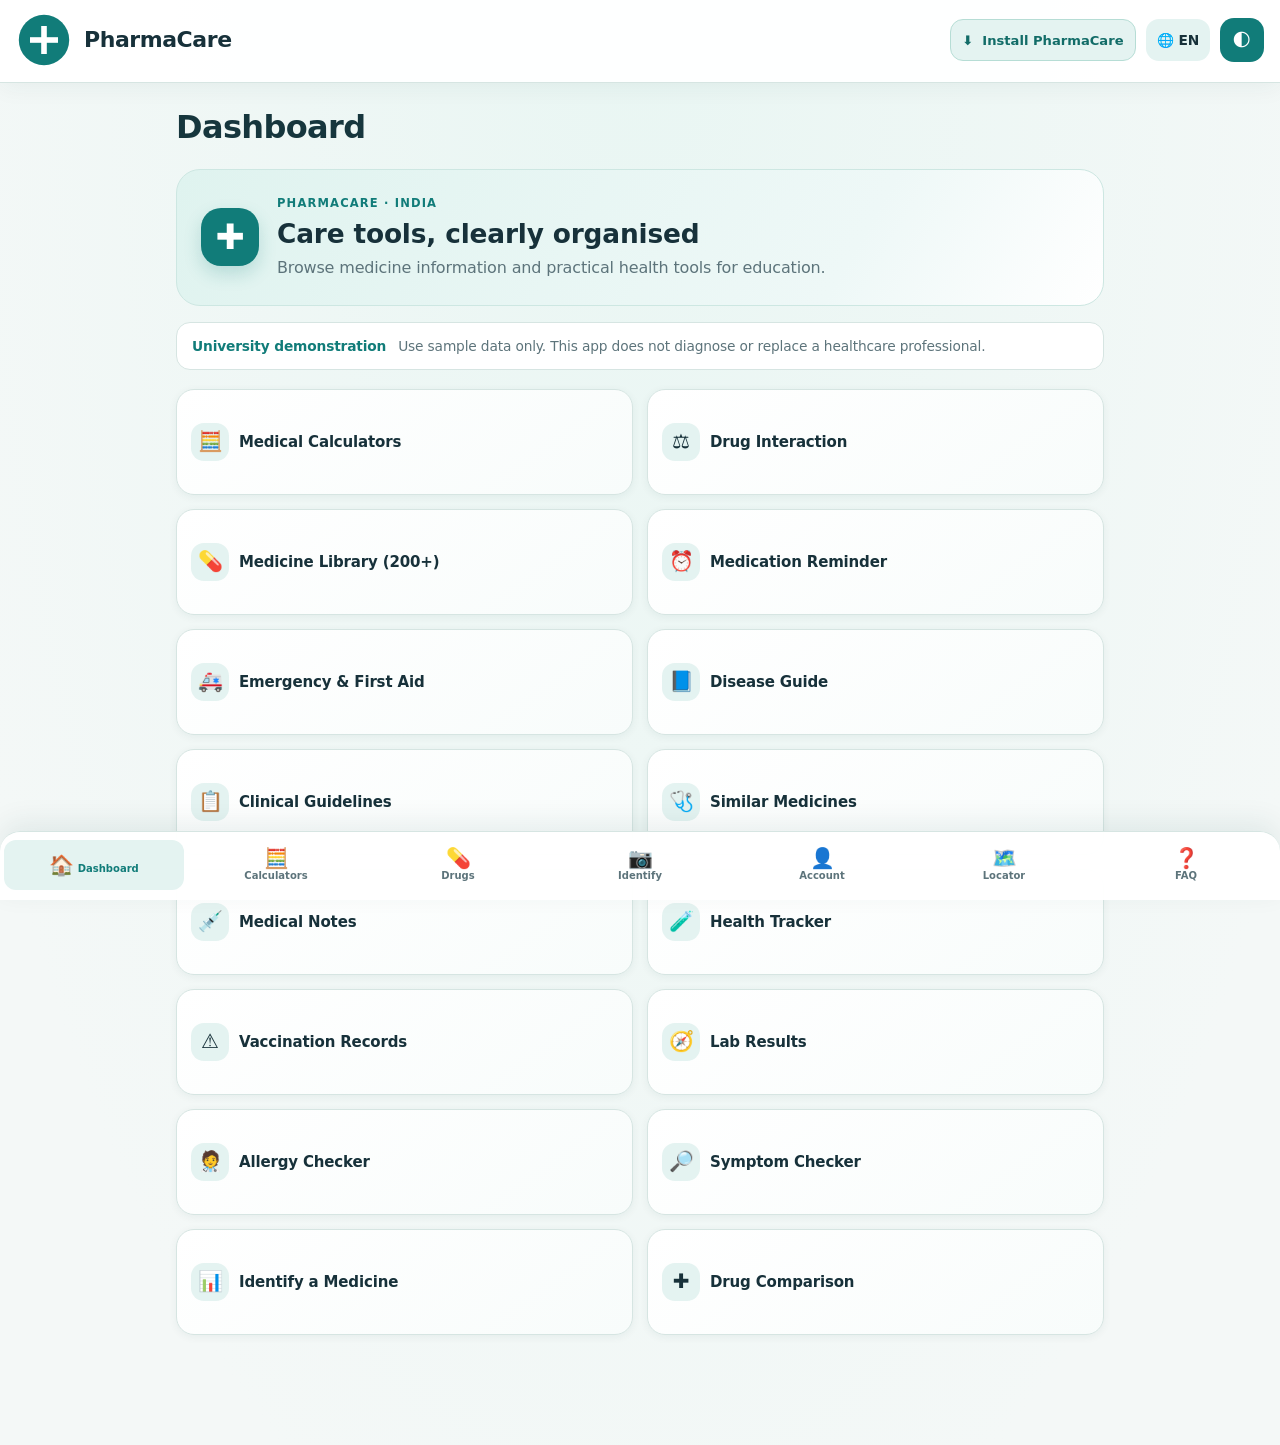
<file: index.html>
<!DOCTYPE html>
<html lang="en">

<head>

<meta charset="UTF-8">
<meta name="viewport" content="width=device-width, initial-scale=1.0, viewport-fit=cover">
<meta name="theme-color" content="#117c79">
<link rel="manifest" href="manifest.webmanifest">
<link rel="icon" href="icon.svg" type="image/svg+xml">
<link rel="apple-touch-icon" href="icon-192.png">
<meta name="apple-mobile-web-app-capable" content="yes">
<meta name="apple-mobile-web-app-status-bar-style" content="default">

<!-- SEO Meta Tags -->
<meta name="description" content="PharmaCare university demonstration: medicine information, calculators, symptom education, and medicine identification tools.">
<meta name="keywords" content="medical assistant, drug information, dosage calculator, drug interaction, pill identifier, medication reminder, pharmacy locator, medical calculators">
<meta name="author" content="PharmaCare">
<meta name="robots" content="index, follow">

<!-- Open Graph Tags for Social Media -->
<meta property="og:title" content="PharmaCare - Your Trusted Medical Assistant">
<meta property="og:description" content="Medicine information and practical health tools for an educational demonstration.">
<meta property="og:type" content="website">
<meta property="og:url" content="https://pharmacare.app">
<meta property="og:image" content="https://pharmacare.app/og-image.png">
<meta property="og:site_name" content="PharmaCare">

<!-- Twitter Card Tags -->
<meta name="twitter:card" content="summary_large_image">
<meta name="twitter:title" content="PharmaCare - Your Trusted Medical Assistant">
<meta name="twitter:description" content="Medicine information and practical health tools for an educational demonstration.">
<meta name="twitter:image" content="https://pharmacare.app/twitter-image.png">

<title>PharmaCare - Medicine Information &amp; Health Tools</title>

<link rel="icon" type="image/svg+xml" href="data:image/svg+xml,%3Csvg xmlns='http://www.w3.org/2000/svg' viewBox='0 0 100 100'%3E%3Ccircle cx='50' cy='50' r='45' fill='%23117c79'/%3E%3Crect x='45' y='25' width='10' height='50' fill='white'/%3E%3Crect x='25' y='45' width='50' height='10' fill='white'/%3E%3C/svg%3E">
<link rel="stylesheet" href="style.css">
<link rel="stylesheet" href="refresh.css">

</head>

<body>

<!-- Loading Screen -->
<div id="loadingScreen" class="loading-screen">
  <div class="loading-content">
    <div class="loading-logo">
      <svg class="logo-svg" viewBox="0 0 100 100" aria-hidden="true">
        <circle cx="50" cy="50" r="45" fill="#117c79"/>
        <rect x="45" y="25" width="10" height="50" fill="white"/>
        <rect x="25" y="45" width="50" height="10" fill="white"/>
      </svg>
    </div>
    <div class="loading-spinner"></div>
    <p class="loading-text" data-i18n="loading_text">Loading PharmaCare...</p>
  </div>
</div>

<div class="header">

<div class="header-brand" onclick="openPage('dashboardPage')">

<div class="logo">

<svg class="logo-svg" viewBox="0 0 100 100" aria-hidden="true">

<circle cx="50" cy="50" r="45" fill="#117c79"/>

<rect x="45" y="25" width="10" height="50" fill="white"/>
<rect x="25" y="45" width="50" height="10" fill="white"/>

</svg>

</div>

<div class="title">
PharmaCare
</div>

</div>

<div class="header-actions">
<button type="button" id="installAppButton" class="install-app-btn header-install-btn" onclick="installPharmaCare()" aria-label="Install PharmaCare"><span aria-hidden="true">⬇</span> <span data-i18n="pwa_install">Install PharmaCare</span></button>
<details class="language-menu">
  <summary aria-label="Choose language">🌐 <span id="languageCurrent">EN</span></summary>
  <div class="language-options" role="group" aria-label="Language">
    <button type="button" class="lang-btn" onclick="setLanguage('en');document.querySelector('.language-menu').open=false">English</button>
    <button type="button" class="lang-btn" onclick="setLanguage('ta');document.querySelector('.language-menu').open=false">தமிழ்</button>
    <button type="button" class="lang-btn" onclick="setLanguage('ar');document.querySelector('.language-menu').open=false">العربية</button>
  </div>
</details>
<button type="button" id="themeToggle" class="theme-toggle" onclick="event.stopPropagation(); toggleTheme()">🌓</button>
</div>

</div>

<!-- DASHBOARD -->

<div id="dashboardPage" class="container page active">

<h3 data-i18n="dashboard_title">Dashboard</h3>
<section class="dashboard-welcome">
  <div class="welcome-mark" aria-hidden="true">✚</div>
  <div><p class="eyebrow">PHARMACARE · INDIA</p><h2 data-i18n="welcome_title">Care tools, clearly organised</h2><p data-i18n="welcome_desc">Browse medicine information and practical health tools for education.</p></div>
</section>
<div class="demo-banner"><strong data-i18n="demo_title">University demonstration</strong><span data-i18n="demo_note">Use sample data only. This app does not diagnose or replace a healthcare professional.</span></div>

<div class="grid">

<div class="card" onclick="openPage('medicalCalcPage')">
<span data-i18n="card_medical_calculators">Medical Calculators</span>
</div>

<div class="card" onclick="openPage('interactionPage')">
<span data-i18n="card_drug_interaction">Drug Interaction</span>
</div>

<div class="card card--library" onclick="openPage('libraryPage')">
<span data-i18n="card_medicine_library">Medicine Library</span>
</div>

<div class="card" onclick="openPage('reminderPage')">
<span data-i18n="card_medication_reminder">Medication Reminder</span>
</div>

<div class="card" onclick="openPage('emergencyGuidePage')">
<span data-i18n="card_first_aid">Emergency &amp; First Aid</span>
</div>

<div class="card" onclick="openPage('diseaseGuidePage')">
<span data-i18n="card_disease_guide">Disease Guide</span>
</div>

<div class="card" onclick="openPage('guidelinesPage')">
<span data-i18n="card_clinical_guidelines">Clinical Guidelines</span>
</div>

<div class="card" onclick="openPage('alternativesPage')">
<span data-i18n="card_alternatives">Alternative Drugs</span>
</div>

<div class="card" onclick="openPage('notesPage')">
<span data-i18n="card_medical_notes">Medical Notes</span>
</div>

<div class="card" onclick="openPage('healthTrackerPage')">
<span data-i18n="card_health_tracker">Health Tracker</span>
</div>

<div class="card" onclick="openPage('vaccinationPage')">
<span data-i18n="card_vaccination">Vaccination Records</span>
</div>

<div class="card" onclick="openPage('labResultsPage')">
<span data-i18n="card_lab_results">Lab Results</span>
</div>

<div class="card" onclick="openPage('allergiesPage')">
<span data-i18n="card_allergies">Allergy Checker</span>
</div>

<div class="card" onclick="openPage('symptomCheckerPage')">
<span data-i18n="card_symptom_checker">Symptom Checker</span>
</div>

<div class="card" onclick="openPage('medicineToolsPage')"><span data-i18n="identify">🔎 Identify a Medicine</span></div>

<div class="card" onclick="openPage('drugComparisonPage')">
<span data-i18n="card_drug_comparison">Drug Comparison</span>
</div>

</div>

</div>

<!-- MEDICAL CALCULATORS LIST -->

<div id="medicalCalcPage" class="container page">

<h3 data-i18n="medical_calc_title">Medical Calculators</h3>
<button class="back-btn" onclick="goBack('dashboardPage')" data-i18n="back_btn">← Back</button>
<p class="source-note">Educational calculations only. Formula labels are shown in each tool; drug-specific dosing and clinical decisions must be checked against current official product information and a qualified clinician. Page reviewed 20 Oct 2026.</p>

<div class="grid">

<div class="card" onclick="openPage('dosePage')">
<span data-i18n="calc_dose_by_weight">Dose by Weight Calculator</span>
</div>

<div class="card" onclick="openPage('pediatricDosePage')">
<span data-i18n="calc_pediatric_dose">Pediatric Dose Calculator</span>
</div>

<div class="card" onclick="openPage('ivDripRatePage')">
<span data-i18n="calc_iv_drip">IV Drip Rate Calculator</span>
</div>

<div class="card" onclick="openPage('bmiPage')">
BMI Calculator
</div>

<div class="card" onclick="openPage('crclPage')">
<span data-i18n="calc_crcl">Creatinine Clearance (Cockcroft-Gault)</span>
</div>

<div class="card" onclick="openPage('bsaPage')">
<span data-i18n="calc_bsa">Body Surface Area (BSA)</span>
</div>

<div class="card" onclick="openPage('infusionRatePage')">
<span data-i18n="calc_infusion_rate">Infusion Rate Calculator</span>
</div>

<div class="card" onclick="openPage('paracetamolDosePage')">
<span data-i18n="calc_paracetamol_safe">Paracetamol Safe Dose</span>
</div>

<div class="card" onclick="openPage('convertPage');fillConvertUnits()"><span>↔ Unit Converter</span></div>

</div>

</div>

<!-- CALCULATOR DETAIL PAGES (PLACEHOLDERS) -->

<div id="pediatricDosePage" class="container page">

<h3 data-i18n="pediatric_title">Pediatric Dose Calculator</h3>
<button class="back-btn" onclick="goBack('medicalCalcPage')" data-i18n="back_btn">← Back</button>
<p data-i18n="pediatric_desc">Calculate a pediatric dose using weight and mg/kg.</p>

<input id="pedWeight" data-i18n-placeholder="ped_weight_ph" placeholder="Weight (kg)">
<input id="pedMgKg" data-i18n-placeholder="ped_mgkg_ph" placeholder="Dose (mg/kg per dose)">
<input id="pedMaxDose" data-i18n-placeholder="ped_max_ph" placeholder="Optional max single dose (mg)">
<button onclick="calculatePediatricDose()" data-i18n="ped_calc_btn">Calculate</button>
<div id="pedResult" class="result"></div>

</div>

<div id="ivDripRatePage" class="container page">

<h3 data-i18n="ivdrip_title">IV Drip Rate Calculator</h3>
<button class="back-btn" onclick="goBack('medicalCalcPage')" data-i18n="back_btn">← Back</button>
<p data-i18n="iv_desc">Calculate drip rate (gtt/min) and pump rate (mL/hr).</p>

<input id="ivVolume" data-i18n-placeholder="iv_volume_ph" placeholder="Total volume (mL)">
<input id="ivTimeMin" data-i18n-placeholder="iv_time_ph" placeholder="Time (minutes)">
<input id="ivDropFactor" data-i18n-placeholder="iv_drop_ph" placeholder="Drop factor (gtt/mL), e.g. 15 or 20 or 60">
<button onclick="calculateIVDrip()" data-i18n="iv_calc_btn">Calculate</button>
<div id="ivResult" class="result"></div>

</div>

<div id="crclPage" class="container page">

<h3 data-i18n="crcl_title">Creatinine Clearance (Cockcroft-Gault)</h3>
<button class="back-btn" onclick="goBack('medicalCalcPage')" data-i18n="back_btn">← Back</button>
<p data-i18n="crcl_desc">Estimate creatinine clearance (mL/min) using Cockcroft–Gault.</p>

<input id="crclAge" data-i18n-placeholder="crcl_age_ph" placeholder="Age (years)">
<input id="crclWeight" data-i18n-placeholder="crcl_weight_ph" placeholder="Weight (kg)">
<input id="crclScr" data-i18n-placeholder="crcl_scr_ph" placeholder="Serum creatinine (mg/dL)">
<select id="crclSex" class="form-select">
  <option value="male" data-i18n="sex_male">Male</option>
  <option value="female" data-i18n="sex_female">Female</option>
</select>
<button onclick="calculateCrCl()" data-i18n="crcl_calc_btn">Calculate</button>
<div id="crclResult" class="result"></div>

</div>

<div id="bsaPage" class="container page">

<h3 data-i18n="bsa_title">Body Surface Area (BSA)</h3>
<button class="back-btn" onclick="goBack('medicalCalcPage')" data-i18n="back_btn">← Back</button>
<p data-i18n="bsa_desc">Calculate BSA using the Mosteller formula.</p>

<input id="bsaHeight" data-i18n-placeholder="bsa_height_ph" placeholder="Height (cm)">
<input id="bsaWeight" data-i18n-placeholder="bsa_weight_ph" placeholder="Weight (kg)">
<button onclick="calculateBSA()" data-i18n="bsa_calc_btn">Calculate</button>
<div id="bsaResult" class="result"></div>

</div>

<div id="infusionRatePage" class="container page">

<h3 data-i18n="infusion_title">Infusion Rate Calculator</h3>
<button class="back-btn" onclick="goBack('medicalCalcPage')" data-i18n="back_btn">← Back</button>
<p data-i18n="inf_desc">Calculate infusion pump rate (mL/hr) from dose and concentration.</p>

<input id="infDose" data-i18n-placeholder="inf_dose_ph" placeholder="Dose rate (mg/hr)">
<input id="infConc" data-i18n-placeholder="inf_conc_ph" placeholder="Concentration (mg/mL)">
<button onclick="calculateInfusionRate()" data-i18n="inf_calc_btn">Calculate</button>
<div id="infResult" class="result"></div>

</div>

<div id="paracetamolDosePage" class="container page">

<h3 data-i18n="para_safe_title">Paracetamol Safe Dose</h3>
<button class="back-btn" onclick="goBack('medicalCalcPage')" data-i18n="back_btn">← Back</button>
<p data-i18n="para_desc">Estimate maximum safe dosing guidance (educational only).</p>

<input id="paraWeight" data-i18n-placeholder="para_weight_ph" placeholder="Weight (kg)">
<select id="paraGroup" class="form-select">
  <option value="child" data-i18n="para_child">Child</option>
  <option value="adult" data-i18n="para_adult">Adult</option>
</select>
<button onclick="calculateParacetamolSafe()" data-i18n="para_calc_btn">Calculate</button>
<div id="paraResult" class="result"></div>

</div>

<!-- DOSE CALCULATOR -->

<div id="dosePage" class="container page">

<h3 data-i18n="dose_title">Dose Calculator</h3>
<button class="back-btn" onclick="goBack('dashboardPage')" data-i18n="back_btn">← Back</button>

<input id="drug" data-i18n-placeholder="dose_drug_ph" placeholder="Drug Name">

<input id="weight" data-i18n-placeholder="dose_weight_ph" placeholder="Weight kg">

<button onclick="calculateDose()" data-i18n="dose_calc_btn">Calculate</button>

<div id="doseResult" class="result"></div>

<h4 class="section-heading" data-i18n="side_effect_title">Side Effect Checker</h4>
<p data-i18n="side_effect_desc">Type a symptom (e.g., cough, bleeding, nausea) and the app suggests possible drug-related causes (educational only).</p>
<input id="symptomInput" data-i18n-placeholder="side_effect_ph" placeholder="Symptom (e.g. cough, bleeding)">
<button onclick="checkSideEffect()" data-i18n="side_effect_btn">Check Side Effect</button>
<div id="sideEffectResult" class="result"></div>

</div>

<!-- BMI -->

<div id="bmiPage" class="container page">

<h3 data-i18n="bmi_title">BMI Calculator</h3>
<button class="back-btn" onclick="goBack('dashboardPage')" data-i18n="back_btn">← Back</button>

<input id="height" data-i18n-placeholder="bmi_height_ph" placeholder="Height cm">

<input id="bmiweight" data-i18n-placeholder="bmi_weight_ph" placeholder="Weight kg">

<button onclick="calculateBMI()" data-i18n="bmi_calc_btn">Calculate BMI</button>

<div id="bmiResult" class="result"></div>

</div>

<!-- DRUG INTERACTION -->

<div id="interactionPage" class="container page">

<h3 data-i18n="interaction_title">Drug Interaction</h3>
<button class="back-btn" onclick="goBack('dashboardPage')" data-i18n="back_btn">← Back</button>
<p class="source-note">Interaction results use the local demonstration rules and are not comprehensive. Verify every medicine against its current prescribing information: <a href="https://cdsco.gov.in/opencms/opencms/en/Notifications/Prescribing-Information/" target="_blank" rel="noopener">CDSCO prescribing information</a>. Page reviewed 20 Oct 2026.</p>

<input id="interactionDrug1" data-i18n-placeholder="interaction_drug1_ph" placeholder="Drug 1">
<input id="interactionDrug2" data-i18n-placeholder="interaction_drug2_ph" placeholder="Drug 2">

<button onclick="checkInteraction()" data-i18n="interaction_btn">Check Interaction</button>
<div id="interactionResult" class="result"></div>

</div>

<!-- DRUG & HERB LIBRARY -->

<div id="libraryPage" class="container page">

<h3 data-i18n="library_title">Medicine Library</h3>
<button class="back-btn" onclick="goBack('dashboardPage')" data-i18n="back_btn">← Back</button>
<p data-i18n="library_desc">Browse 200+ medicines by illness category, search any drug, or explore the herbal section.</p>

<div class="library-search-bar">
<input id="drugSearchInput" list="drugSearchSuggestions" data-i18n-placeholder="library_search_ph" placeholder="Search medicine, brand, ingredient or strength...">
<datalist id="drugSearchSuggestions"></datalist>
<button type="button" onclick="searchDrug()" data-i18n="library_search_btn">Search</button>
</div>
<p class="source-note">Medicine records are educational summaries. Missing fields are marked “Not available”. Verify current product information with a pharmacist or official source.</p>
<div id="drugInfoResult" class="result library-search-result"></div>

<div class="library-stats" id="libraryStats"></div>

<div class="library-category-nav" id="libraryCategoryNav"></div>

<div id="libraryCategoryContent" class="library-category-content"></div>

<h4 class="section-heading section-heading--loose" data-i18n="library_herbs_title">🌿 Herbal & Natural Remedies</h4>
<div id="libraryHerbsContent" class="library-herbs-grid"></div>

</div>

<!-- PILL IDENTIFIER -->

<!-- DISEASE GUIDE -->

<div id="diseaseGuidePage" class="container page">

<h3 data-i18n="disease_title">Disease Guide</h3>
<button class="back-btn" onclick="goBack('dashboardPage')" data-i18n="back_btn">← Back</button>
<p data-i18n="disease_desc">A brief guide to common diseases. Educational only and not a substitute for medical advice.</p>

<div class="result" id="diseaseContent"></div>
<div class="source-note"><strong>References:</strong> <a href="https://www.who.int/news-room/fact-sheets/detail/diabetes" target="_blank" rel="noopener">WHO: Diabetes</a> · <a href="https://www.who.int/news-room/fact-sheets/detail/hypertension" target="_blank" rel="noopener">WHO: Hypertension</a> · <a href="https://ginasthma.org/wp-content/uploads/2026/05/GINA-2026-Strategy-Report-WMS.pdf" target="_blank" rel="noopener">GINA 2026 asthma strategy</a>. Educational summaries; checked 20 Oct 2026.</div>

</div>

<!-- CLINICAL GUIDELINES -->

<div id="guidelinesPage" class="container page">

<h3 data-i18n="guidelines_title">Clinical Guidelines</h3>
<button class="back-btn" onclick="goBack('dashboardPage')" data-i18n="back_btn">← Back</button>
<p data-i18n="guidelines_desc">Simplified summaries for education only. Always refer to up-to-date official guidelines.</p>

<div class="result" id="guidelinesContent"></div>
<div class="source-note"><strong>References:</strong> <a href="https://www.who.int/news-room/fact-sheets/detail/hypertension" target="_blank" rel="noopener">WHO hypertension overview</a> · <a href="https://ginasthma.org/wp-content/uploads/2026/05/GINA-2026-Strategy-Report-WMS.pdf" target="_blank" rel="noopener">GINA 2026 strategy report</a> · <a href="https://www.who.int/news-room/fact-sheets/detail/diabetes" target="_blank" rel="noopener">WHO diabetes overview</a>. Educational summary; checked 20 Oct 2026.</div>

</div>

<!-- DRUG AVAILABILITY CHECKER -->

<!-- ALTERNATIVE DRUGS -->

<div id="alternativesPage" class="container page">

<h3 data-i18n="alternatives_title">Alternative Drugs</h3>
<button class="back-btn" onclick="goBack('dashboardPage')" data-i18n="back_btn">← Back</button>
<p data-i18n="alternatives_desc">Type a drug name (e.g., Augmentin) to see possible alternatives (educational only; prescriber decides).</p>

<input id="alternativeInput" data-i18n-placeholder="alternatives_ph" placeholder="Example: Augmentin">
<button onclick="findAlternatives()" data-i18n="alternatives_btn">Find Alternatives</button>
<div id="alternativeResult" class="result"></div>

</div>

<!-- MEDICAL NOTES -->

<div id="notesPage" class="container page">

<h3 data-i18n="notes_title">Medical Notes</h3>
<button class="back-btn" onclick="goBack('dashboardPage')" data-i18n="back_btn">← Back</button>
<p data-i18n="notes_desc">A place to save pharmacist notes or patient info (stored locally on this device only).</p>

<textarea id="notesArea" class="notes-textarea" rows="8" placeholder=""></textarea>
<button onclick="saveNotes()" data-i18n="notes_btn">Save Notes</button>
<div id="notesStatus" class="result"></div>

</div>

<!-- HEALTH TRACKER -->

<div id="healthTrackerPage" class="container page">

<h3 data-i18n="health_tracker_title">Health Tracker</h3>
<button class="back-btn" onclick="goBack('dashboardPage')" data-i18n="back_btn">← Back</button>
<p data-i18n="health_tracker_desc">Track your daily health metrics including blood pressure, heart rate, weight, and more.</p>

<div class="health-metrics">
  <div class="metric-card">
    <h4 data-i18n="metric_bp">Blood Pressure</h4>
    <input id="bpSystolic" placeholder="Systolic (mmHg)">
    <input id="bpDiastolic" placeholder="Diastolic (mmHg)">
    <button onclick="saveHealthMetric('bp')" data-i18n="metric_save">Save</button>
  </div>
  <div class="metric-card">
    <h4 data-i18n="metric_heart_rate">Heart Rate</h4>
    <input id="heartRate" placeholder="BPM">
    <button onclick="saveHealthMetric('heart')" data-i18n="metric_save">Save</button>
  </div>
  <div class="metric-card">
    <h4 data-i18n="metric_weight">Weight</h4>
    <input id="healthWeight" placeholder="kg">
    <button onclick="saveHealthMetric('weight')" data-i18n="metric_save">Save</button>
  </div>
  <div class="metric-card">
    <h4 data-i18n="metric_glucose">Blood Glucose</h4>
    <input id="glucose" placeholder="mg/dL">
    <button onclick="saveHealthMetric('glucose')" data-i18n="metric_save">Save</button>
  </div>
</div>

<div id="healthHistory" class="result"></div>

</div>

<!-- VACCINATION RECORDS -->

<div id="vaccinationPage" class="container page">

<h3 data-i18n="vaccination_title">Vaccination Records</h3>
<button class="back-btn" onclick="goBack('dashboardPage')" data-i18n="back_btn">← Back</button>
<p data-i18n="vaccination_desc">Keep track of your vaccinations and upcoming booster doses.</p>

<div class="vaccination-form">
  <input id="vaccineName" data-i18n-placeholder="vaccine_name_ph" placeholder="Vaccine Name">
  <input id="vaccineDate" type="date" data-i18n-placeholder="vaccine_date_ph" placeholder="Date">
  <input id="vaccineNext" type="date" data-i18n-placeholder="vaccine_next_ph" placeholder="Next Dose Date">
  <button onclick="addVaccination()" data-i18n="vaccine_add">Add Record</button>
</div>

<div id="vaccinationList" class="result"></div>

</div>

<!-- LAB RESULTS -->

<div id="labResultsPage" class="container page">

<h3 data-i18n="lab_results_title">Lab Results</h3>
<button class="back-btn" onclick="goBack('dashboardPage')" data-i18n="back_btn">← Back</button>
<p data-i18n="lab_results_desc">Store and track your laboratory test results for easy reference.</p>

<div class="lab-form">
  <input id="labTestName" data-i18n-placeholder="lab_test_ph" placeholder="Test Name">
  <input id="labTestDate" type="date" data-i18n-placeholder="lab_date_ph" placeholder="Test Date">
  <input id="labTestValue" data-i18n-placeholder="lab_value_ph" placeholder="Result Value">
  <input id="labTestRange" data-i18n-placeholder="lab_range_ph" placeholder="Normal Range">
  <button onclick="addLabResult()" data-i18n="lab_add">Add Result</button>
</div>

<div id="labResultsList" class="result"></div>

</div>

<!-- ALLERGY CHECKER -->

<div id="allergiesPage" class="container page">

<h3 data-i18n="allergy_title">Allergy Checker</h3>
<button class="back-btn" onclick="goBack('dashboardPage')" data-i18n="back_btn">← Back</button>
<p data-i18n="allergy_desc">Check for potential allergens in medications and foods.</p>

<div class="allergy-check">
  <input id="allergyInput" data-i18n-placeholder="allergy_input_ph" placeholder="Enter medication or food">
  <button onclick="checkAllergy()" data-i18n="allergy_check">Check for Allergens</button>
</div>

<div id="allergyResult" class="result"></div>

<h4 class="section-heading" data-i18n="my_allergies_title">My Allergies</h4>
<div class="allergy-form">
  <input id="myAllergy" data-i18n-placeholder="my_allergy_ph" placeholder="Add your allergy">
  <button onclick="addMyAllergy()" data-i18n="allergy_add">Add</button>
</div>
<div id="myAllergiesList" class="result"></div>

</div>

<!-- SYMPTOM CHECKER -->

<div id="symptomCheckerPage" class="container page">

<h3 data-i18n="symptom_title">Symptom Checker</h3>
<button class="back-btn" onclick="goBack('dashboardPage')" data-i18n="back_btn">← Back</button>
<p data-i18n="symptom_desc">Experimental education tool. It does not diagnose conditions or recommend medicines. Use emergency care for urgent symptoms.</p>

<div class="symptom-tabs" role="tablist" aria-label="Symptom tools">
  <button type="button" role="tab" onclick="showSymptomTab('guide')" data-i18n="symptom_tab_guide">Guide</button>
  <button type="button" role="tab" onclick="showSymptomTab('check')" data-i18n="symptom_tab_check">Questionnaire</button>
  <button type="button" role="tab" onclick="showSymptomTab('diary')" data-i18n="symptom_tab_diary">Symptom diary</button>
</div>
<section id="symptomGuideTab" class="symptom-tab-panel"><h4 data-i18n="symptom_urgent_title">When to seek urgent help</h4><p data-i18n="symptom_urgent">Call 112 for severe breathing difficulty, chest pain, signs of stroke, fainting, severe bleeding, or a rapidly worsening condition. For other concerns, contact a qualified clinician.</p><p data-i18n="symptom_limit">This guide offers general education only and cannot assess an individual.</p><p class="source-note">Reference: <a href="https://112.gov.in/" target="_blank" rel="noopener">India ERSS emergency number 112</a>. Reviewed 20 Oct 2026.</p></section>

<div id="symptomCheckTab" class="symptom-tab-panel symptom-check">
  <textarea id="symptomDescription" rows="4" data-i18n-placeholder="symptom_desc_ph" placeholder="Describe your symptoms..."></textarea>
  <label class="check-row"><input id="symptomEmergencyFlag" type="checkbox"><span data-i18n="symptom_severe">Are symptoms severe or rapidly worsening?</span></label>
  <label for="symptomDuration" data-i18n="symptom_duration">How long have they lasted?</label><select id="symptomDuration"><option>Today</option><option>1–3 days</option><option>More than 3 days</option></select>
  <button onclick="checkSymptoms()" data-i18n="symptom_review">Review educational guidance</button>
</div>

<div id="symptomResult" class="result"></div>
<section id="symptomDiaryTab" class="symptom-tab-panel"><h4 data-i18n="symptom_diary_title">Demo symptom diary</h4><textarea id="symptomDiaryInput" rows="3" placeholder="Record a symptom and when it started"></textarea><button type="button" onclick="saveSymptomDiary()" data-i18n="symptom_save">Save entry on this device</button><button type="button" class="secondary-action" onclick="clearSymptomDiary()" data-i18n="symptom_clear">Clear diary</button><div id="symptomDiaryList" class="result"></div><p class="source-note" data-i18n="symptom_privacy">Do not enter identifying or sensitive health information. Entries stay in this browser.</p></section>

</div>

<!-- EMERGENCY GUIDE -->

<div id="emergencyGuidePage" class="container page">

<h3 data-i18n="emergency_title">Emergency &amp; First Aid</h3>
<button class="back-btn" onclick="goBack('dashboardPage')" data-i18n="back_btn">← Back</button>
<p data-i18n="emergency_desc">Quick reference for emergency situations and first aid procedures.</p>
<div class="emergency-call"><strong>Emergency help in India</strong><p>If someone may be in immediate danger, call the pan-India emergency number.</p><a class="call-112" href="tel:112">Call 112</a><small>Source: Government of India ERSS · <a href="https://112.gov.in/" target="_blank" rel="noopener">112 India</a></small></div>

<div class="emergency-cards">
  <div class="emergency-card emergency-card--critical">
    <h4 data-i18n="emergency_heart">🚨 Heart Attack</h4>
    <p data-i18n="emergency_heart_desc">Chest pain, shortness of breath, nausea. Call emergency immediately.</p>
  </div>
  <div class="emergency-card emergency-card--critical">
    <h4 data-i18n="emergency_stroke">🚨 Stroke</h4>
    <p data-i18n="emergency_stroke_desc">Face drooping, arm weakness, speech difficulty. Act FAST.</p>
  </div>
  <div class="emergency-card emergency-card--urgent">
    <h4 data-i18n="emergency_breathing">⚠️ Breathing Difficulty</h4>
    <p data-i18n="emergency_breathing_desc">Sit upright, use inhaler if available, call emergency if severe.</p>
  </div>
  <div class="emergency-card emergency-card--urgent">
    <h4 data-i18n="emergency_bleeding">⚠️ Severe Bleeding</h4>
    <p data-i18n="emergency_bleeding_desc">Apply direct pressure, elevate if possible, call emergency.</p>
  </div>
  <div class="emergency-card emergency-card--info">
    <h4 data-i18n="emergency_burns">ℹ️ Burns</h4>
    <p data-i18n="emergency_burns_desc">Cool with running water, cover with sterile dressing, seek medical help.</p>
  </div>
  <div class="emergency-card emergency-card--info">
    <h4 data-i18n="emergency_poison">ℹ️ Poisoning</h4>
    <p data-i18n="emergency_poison_desc">Call poison control, do not induce vomiting unless instructed.</p>
  </div>
</div>
<p class="source-note"><strong>References:</strong> <a href="https://112.gov.in/" target="_blank" rel="noopener">India ERSS emergency number 112</a> · <a href="https://www.who.int/news-room/fact-sheets/detail/burns" target="_blank" rel="noopener">WHO first aid for burns</a> · <a href="https://www.nhm.gov.in/images/pdf/guidelines/iphs/iphs-revised-guidlines-2022/04-SHC_HWC_UHWC_IPHS_Guidelines-2022.pdf" target="_blank" rel="noopener">National Health Mission emergency care guidance</a>. Checked 20 Oct 2026.</p>
<section id="firstAidBasics" class="first-aid-basics" aria-label="First aid information"></section>

</div>

<!-- DRUG COMPARISON -->

<div id="drugComparisonPage" class="container page">

<h3 data-i18n="drug_comparison_title">Drug Comparison</h3>
<button class="back-btn" onclick="goBack('dashboardPage')" data-i18n="back_btn">← Back</button>
<p data-i18n="drug_comparison_desc">Compare two drugs side by side to understand differences and similarities.</p>

<div class="drug-compare">
  <input id="compareDrug1" data-i18n-placeholder="compare_drug1_ph" placeholder="First Drug">
  <input id="compareDrug2" data-i18n-placeholder="compare_drug2_ph" placeholder="Second Drug">
  <button onclick="compareDrugs()" data-i18n="compare_btn">Compare Drugs</button>
</div>

<div id="comparisonResult" class="result"></div>

</div>

<!-- MEDICINE IDENTIFICATION: real barcode decoding + exact catalogue matching -->
<div id="medicineToolsPage" class="container page">
  <h3>Identify a Medicine</h3>
  <button class="back-btn" onclick="goBack('dashboardPage')">← Dashboard</button>
  <p>Scan a medicine pack barcode, or enter it manually. A scan reads the code; a trusted catalogue match is needed to identify the product.</p>
  <div class="identifier-grid">
    <section class="identifier-card">
      <div class="section-icon">▦</div><h4>Scan a pack</h4>
      <video id="barcodeVideo" playsinline muted aria-label="Live camera view for barcode scanning"></video>
      <div class="identifier-actions"><button type="button" onclick="startBarcodeScanner()">Open camera and scan</button><button type="button" class="secondary-action" onclick="stopBarcodeScanner()">Stop camera</button></div>
      <label for="barcodeInput">Or enter barcode / QR contents</label><input id="barcodeInput" inputmode="numeric" autocomplete="off" placeholder="EAN / GTIN / QR code">
      <button type="button" onclick="lookupMedicineBarcode()">Look up code</button><div id="barcodeStatus" class="result" aria-live="polite"></div>
      <p class="source-note">Camera starts only after you tap the button. Camera scanning requires a secure site (HTTPS) and permission. A decoded code is not an authenticity check.</p>
      <p class="source-note"><strong>Catalogue coverage:</strong> a verified India-wide GTIN-to-medicine dataset is not bundled with this demo. The scanner reads codes, but exact medicine lookup needs authorized product data. <a href="https://drugregistry.abdm.gov.in/" target="_blank" rel="noopener">Open the Government of India Drug Registry</a>.</p>
    </section>
    <section class="identifier-card">
      <div class="section-icon">💊</div><h4>Identify a tablet</h4>
      <p>Use the letters or numbers printed on the tablet with its shape and colour. Colour or shape alone cannot identify medicine safely.</p>
      <label for="pillImprintInput">Imprint on the tablet</label><input id="pillImprintInput" autocomplete="off" placeholder="Exact letters or numbers">
      <div class="identifier-fields"><select id="pillShapeInput"><option value="">Any shape</option><option value="round">Round</option><option value="oval">Oval</option><option value="oblong">Oblong</option><option value="capsule">Capsule</option></select><select id="pillColorInput"><option value="">Any colour</option><option value="white">White</option><option value="brown">Brown</option><option value="pink">Pink</option><option value="yellow">Yellow</option></select></div>
      <button type="button" onclick="identifyPillByImprint()">Search exact imprint</button><div id="pillIdentifyResult" class="result" aria-live="polite"></div>
      <p class="source-note">The verified local tablet-imprint catalogue is not populated yet. No match means the identity remains unknown; ask a pharmacist. Never identify a pill by colour or shape alone.</p>
    </section>
  </div>
</div>

<!-- REMINDER -->

<div id="reminderPage" class="container page">

<h3 data-i18n="reminder_title">Medication Reminder</h3>
<button class="back-btn" onclick="goBack('dashboardPage')" data-i18n="back_btn">← Back</button>

<input id="remDrug" data-i18n-placeholder="reminder_drug_ph" placeholder="Drug Name">
<input id="remTime" data-i18n-placeholder="reminder_time_ph" placeholder="Time (e.g., 08:00 AM)">

<button onclick="addReminder()" data-i18n="reminder_btn">Add Reminder</button>
<div id="reminderList" class="result"></div>

</div>

<!-- FAQ -->

<div id="faqPage" class="container page">

<h3 data-i18n="faq_title">Frequently Asked Questions</h3>
<button class="back-btn" onclick="goBack('dashboardPage')" data-i18n="back_btn">← Back</button>

<div class="faq-list">
  <details class="faq-item">
    <summary class="faq-question" data-i18n="faq_q1">Is this app a substitute for medical advice?</summary>
    <p class="faq-answer" data-i18n="faq_a1">No. This app provides educational information only. Always consult a qualified healthcare professional for medical decisions.</p>
  </details>
  <details class="faq-item">
    <summary class="faq-question" data-i18n="faq_q2">How accurate is the drug information?</summary>
    <p class="faq-answer" data-i18n="faq_a2">Our database includes common medications and their typical uses. However, medications change frequently, and individual responses vary. Verify with official sources.</p>
  </details>
  <details class="faq-item">
    <summary class="faq-question" data-i18n="faq_q3">Can I use this for emergency situations?</summary>
    <p class="faq-answer" data-i18n="faq_a3">No. This app is not designed for emergencies. Call emergency services immediately for urgent medical situations.</p>
  </details>
  <details class="faq-item">
    <summary class="faq-question" data-i18n="faq_q4">Is my data stored securely?</summary>
    <p class="faq-answer" data-i18n="faq_a4">Your notes and profile are stored locally on your device. We do not collect or transmit personal medical data to external servers.</p>
  </details>
  <details class="faq-item">
    <summary class="faq-question" data-i18n="faq_q5">How do I report an error in drug information?</summary>
    <p class="faq-answer" data-i18n="faq_a5">Use official references and ask a pharmacist to verify medicine information.</p>
  </details>
</div>

</div>

<!-- ABOUT US -->

<div id="aboutPage" class="container page">

<h3 data-i18n="about_title">About PharmaCare</h3>
<button class="back-btn" onclick="goBack('dashboardPage')" data-i18n="back_btn">← Back</button>

<div class="about-content">
  <div class="about-hero">
    <div class="about-hero-icon" aria-hidden="true">⚕️</div>
    <h4 class="about-hero-title" data-i18n="about_welcome_title">Welcome to PharmaCare</h4>
    <p class="about-hero-desc" data-i18n="about_welcome_desc">PharmaCare is a modern healthcare companion designed to provide educational drug information, practical medical tools, and productivity features in a simple and accessible interface. The project aims to help students, healthcare professionals, and everyday users quickly access useful medical resources while maintaining an intuitive user experience.</p>
  </div>

  <div class="about-grid">
    <div class="about-card">
      <div class="about-card-header">
        <span class="about-card-icon" aria-hidden="true">🎯</span>
        <h5 data-i18n="about_mission_title">Our Mission</h5>
      </div>
      <p data-i18n="about_mission_desc">Our mission is to make medical information and essential healthcare utilities easier to access through technology while encouraging responsible use and consultation with qualified healthcare professionals.</p>
    </div>

    <div class="about-card">
      <div class="about-card-header">
        <span class="about-card-icon" aria-hidden="true">👁️</span>
        <h5 data-i18n="about_vision_title">Project Vision</h5>
      </div>
      <p data-i18n="about_vision_desc">The long-term vision of PharmaCare is to become a comprehensive healthcare assistant that combines reliable educational content, smart productivity tools, medication management, and modern technology to improve access to medical knowledge.</p>
    </div>
  </div>

  <div class="about-section-grid">
    <div class="about-card">
      <div class="about-card-header">
        <span class="about-card-icon" aria-hidden="true">✨</span>
        <h5 data-i18n="about_features_title">Key Features</h5>
      </div>
      <ul class="about-list">
        <li data-i18n="about_feat_1">Drug information library</li>
        <li data-i18n="about_feat_2">Medical calculators</li>
        <li data-i18n="about_feat_3">Medication notes and organization tools</li>
        <li data-i18n="about_feat_4">Dark mode support</li>
        <li data-i18n="about_feat_5">Multilingual interface</li>
        <li data-i18n="about_feat_6">Mobile-friendly responsive design</li>
        <li data-i18n="about_feat_7">Progressive Web App (PWA) support</li>
        <li data-i18n="about_feat_8">Camera and barcode-related utilities where available</li>
      </ul>
    </div>

    <div class="about-card">
      <div class="about-card-header">
        <span class="about-card-icon" aria-hidden="true">💻</span>
        <h5 data-i18n="about_tech_title">Technologies Used</h5>
      </div>
      <p class="about-subtitle" data-i18n="about_tech_desc">PharmaCare is built using modern web technologies, including:</p>
      <ul class="about-list">
        <li data-i18n="about_tech_1">HTML5</li>
        <li data-i18n="about_tech_2">CSS3</li>
        <li data-i18n="about_tech_3">Vanilla JavaScript</li>
        <li data-i18n="about_tech_4">Local Storage APIs</li>
        <li data-i18n="about_tech_5">Progressive Web App technologies</li>
        <li data-i18n="about_tech_6">Responsive design principles</li>
      </ul>
    </div>
  </div>

  <div class="about-card">
    <div class="about-card-header">
      <span class="about-card-icon" aria-hidden="true">📚</span>
      <h5 data-i18n="about_sources_title">Information Sources and References</h5>
    </div>
    <p data-i18n="about_sources_desc">The medicine library is an educational project dataset. Individual entries are not all independently verified. Use the linked official references and consult a pharmacist before relying on medicine information.</p>
  </div>

  <div class="about-card">
    <div class="about-card-header">
      <span class="about-card-icon" aria-hidden="true">🤝</span>
      <h5 data-i18n="about_opensource_title">Open Source and Credits</h5>
    </div>
    <p data-i18n="about_opensource_desc">This project acknowledges the contributions of the open-source community and the educational resources that make modern web development possible. Any third-party libraries, icons, fonts, or external assets should be credited according to their respective licenses.</p>
  </div>

  <div class="about-warning-section">
    <div class="about-warning-card critical">
      <div class="about-warning-header">
        <span aria-hidden="true">⚕️</span>
        <h5 data-i18n="about_disclaimer_title">Medical Disclaimer</h5>
      </div>
      <p data-i18n="about_disclaimer_desc">PharmaCare is intended for educational and informational purposes only. It does not provide medical diagnosis, treatment, or professional healthcare advice. Users should always consult licensed physicians, pharmacists, or other qualified healthcare professionals before making medical decisions or taking medications.</p>
    </div>

    <div class="about-warning-card safe">
      <div class="about-warning-header">
        <span aria-hidden="true">🔒</span>
        <h5 data-i18n="about_privacy_title">Privacy</h5>
      </div>
      <p data-i18n="about_privacy_desc">PharmaCare is designed to respect user privacy. Personal notes and preferences may be stored locally on the user's device. Users should avoid storing highly sensitive medical or personal information unless appropriate security measures are implemented.</p>
    </div>

    <div class="about-warning-card warning">
      <div class="about-warning-header">
        <span aria-hidden="true">⚠️</span>
        <h5 data-i18n="about_accuracy_title">Accuracy and Limitations</h5>
      </div>
      <p data-i18n="about_accuracy_desc">Although every effort is made to improve the quality and reliability of the information provided, no guarantee is made regarding completeness or accuracy. Medical knowledge evolves continuously, and recommendations may change over time.</p>
    </div>
  </div>

  <div class="about-footer-card">
    <div class="about-card-header">
      <span class="about-card-icon" aria-hidden="true">✉️</span>
      <h5 data-i18n="about_contact_title">Contact</h5>
    </div>
    <div class="about-contact-content">
      <p><strong>Developer:</strong> <span class="developer-name">Mohamed Essam</span></p>
      <p data-i18n="about_contact_desc">For questions, feedback, bug reports, or collaboration opportunities, users are encouraged to contact the project maintainer through the project's official communication channels or repository.</p>
    </div>
    <div class="about-meta-info">
      <span class="meta-item"><strong data-i18n="about_version">Version</strong>: 1.0</span>
      <span class="meta-item"><strong data-i18n="about_last_updated">Last Updated</strong>: June 2026</span>
    </div>
  </div>
</div>

</div>



</div>

<!-- ACCOUNT -->

<div id="accountPage" class="container page">

<h3 data-i18n="profile_title">Profile & settings</h3>
<button class="back-btn" onclick="goBack('dashboardPage')" data-i18n="back_btn">← Back</button>
<p data-i18n="profile_desc">Manage your demonstration profile, preferences and saved details.</p>

<p class="source-note account-privacy" data-i18n="account_privacy">Demo mode only. Everything here stays in this browser and is not encrypted. Do not enter real personal or health information. Account linking is a visual demo and does not connect to external services.</p>
<section class="account-panel account-identity">
  <div class="avatar-picker"><img id="profileAvatarPreview" alt="Profile photo preview" hidden><span id="profileAvatarPlaceholder">👤</span><label class="account-upload" for="profileAvatarInput" data-i18n="account_photo">Add photo</label><input id="profileAvatarInput" type="file" accept="image/*" hidden onchange="previewProfilePhoto(this)"></div>
  <div class="account-profile-fields"><h4 data-i18n="account_personal">Personal details</h4><input id="profileName" data-i18n-placeholder="profile_name_ph" placeholder="Name"><div class="account-field-row"><input id="profileAge" type="number" min="0" max="120" data-i18n-placeholder="profile_age_ph" placeholder="Age"><input id="profileBlood" data-i18n-placeholder="profile_blood_ph" placeholder="Blood Group (e.g. O+)"></div></div>
</section>
<section class="account-panel"><h4 data-i18n="account_emergency">Emergency contacts</h4><p class="account-help" data-i18n="account_emergency_hint">Demo contact details only. This does not call emergency services.</p><div class="account-field-row"><input id="emergencyName1" data-i18n-placeholder="account_contact1_name" placeholder="Contact 1 name"><input id="emergencyPhone1" type="tel" data-i18n-placeholder="account_contact1_phone" placeholder="Contact 1 phone"></div><div class="account-field-row"><input id="emergencyName2" data-i18n-placeholder="account_contact2_name" placeholder="Contact 2 name"><input id="emergencyPhone2" type="tel" data-i18n-placeholder="account_contact2_phone" placeholder="Contact 2 phone"></div><input id="emergencyNumber" type="tel" data-i18n-placeholder="account_emergency_number" placeholder="Local emergency number (India: 112)"></section>
<section class="account-panel"><h4 data-i18n="account_preferences">Preferences</h4><div class="account-field-row"><label><span data-i18n="account_language">Language</span><select id="accountLanguage" onchange="setLanguage(this.value)"><option value="en">English</option><option value="ta">தமிழ்</option><option value="ar">العربية</option></select></label><label><span data-i18n="account_theme">Appearance</span><select id="accountTheme" onchange="setAccountTheme(this.value)"><option value="light">Light</option><option value="dark">Dark</option></select></label><label><span data-i18n="account_units">Units</span><select id="accountUnits"><option value="metric">Metric</option><option value="imperial">Imperial</option></select></label></div><label class="account-check"><input id="accountReminders" type="checkbox"><span data-i18n="account_reminders">Show reminder notifications (demo)</span></label></section>
<section class="account-panel"><h4 data-i18n="account_health_demo">Demo health notes</h4><div class="account-field-row"><input id="profileDiseases" data-i18n-placeholder="profile_diseases_ph" placeholder="Chronic Diseases"><input id="profileMedications" data-i18n-placeholder="profile_meds_ph" placeholder="Current Medications"></div><input id="profileAllergies" data-i18n-placeholder="profile_allergies_ph" placeholder="Allergies"></section>
<section class="account-panel"><h4 data-i18n="account_notes">Notes & extra fields</h4><textarea id="accountNotes" rows="3" data-i18n-placeholder="account_notes_ph" placeholder="Notes for this demo profile"></textarea><div class="account-field-row"><input id="accountExtraLabel" data-i18n-placeholder="account_extra_name" placeholder="Extra field name"><input id="accountExtraValue" data-i18n-placeholder="account_extra_value" placeholder="Extra field value"></div></section>
<section class="account-panel"><h4 data-i18n="account_connections">Connected accounts</h4><p class="account-help" data-i18n="account_connections_hint">Display-only demo. No Google, Apple or other account is actually linked.</p><div class="account-links account-connectors"><button type="button" class="account-link-btn" onclick="toggleDemoConnection('Google')">Google · <span id="connectionGoogle">Not linked</span></button><button type="button" class="account-link-btn" onclick="toggleDemoConnection('Apple')">Apple · <span id="connectionApple">Not linked</span></button><button type="button" class="account-link-btn" onclick="toggleDemoConnection('Email')">Email · <span id="connectionEmail">Not linked</span></button></div></section>
<button onclick="saveProfile()" data-i18n="profile_btn">Save Profile</button>

<div id="profileStatus" class="result"></div>

<h4 class="section-heading section-heading--loose">My Data / بياناتي</h4>
<div class="account-links">
  <button type="button" class="account-link-btn" onclick="exportMyData()">⬇ Export backup</button>
  <button type="button" class="account-link-btn" onclick="document.getElementById('importFile').click()">⬆ Import backup</button>
  <button type="button" class="account-link-btn" onclick="clearMyData()">🗑 Delete all my data</button>
  <input id="importFile" type="file" accept="application/json" style="display:none" onchange="importMyData(this)">
</div>
<div id="dataStatus" class="result"></div>

<h4 class="section-heading section-heading--loose" data-i18n="account_links_title">Quick Links</h4>
<div class="account-links">
  <button type="button" class="account-link-btn" onclick="openPage('aboutPage')" data-i18n="about_link">About PharmaCare</button>
</div>

</div>

<!-- CAMERA -->

<div id="convertPage" class="container page">
<h3>Unit Converter / محوّل الوحدات</h3>
<button class="back-btn" onclick="goBack('medicalCalcPage')">← Back</button>
<input id="cvValue" type="number" step="any" placeholder="Value / القيمة">
<select id="cvType" onchange="fillConvertUnits()"><option value="weight">Weight / الوزن</option><option value="volume">Volume / الحجم</option><option value="temp">Temperature / الحرارة</option></select>
<select id="cvFrom"></select>
<select id="cvTo"></select>
<button onclick="convertUnits()">Convert / تحويل</button>
<div id="cvResult" class="result"></div>
</div>

<!-- PHARMACY LOCATOR -->

<div id="pharmacyLocatorPage" class="container page">

<h3 data-i18n="locator_title">Pharmacy Locator</h3>
<button class="back-btn" onclick="goBack('dashboardPage')" data-i18n="back_btn">← Back</button>
<p data-i18n="locator_desc">Map searches are based on Google Maps results. Pharmacy stock and opening hours are not confirmed by this demo.</p>
<div class="place-search"><label for="placeSearch">Search Coimbatore hospitals and pharmacies</label><input id="placeSearch" type="search" placeholder="Hospital, pharmacy, area or locality"><button type="button" onclick="searchCoimbatorePlaces()">Search on map</button><small>Your search is sent to Google Maps when you tap Search. Location access is requested only when you tap My Location.</small></div>
<div class="known-places"><button type="button" onclick="openPlaceSearch('PSG Hospitals Coimbatore')">PSG Hospitals</button><button type="button" onclick="openPlaceSearch('Ganga Hospital Coimbatore')">Ganga Hospital</button><button type="button" onclick="openPlaceSearch('Apollo Pharmacy Coimbatore')">Apollo Pharmacy</button><button type="button" onclick="openPlaceSearch('Jan Aushadhi Kendra Coimbatore')">Jan Aushadhi</button></div>

<div id="locatorCoords" class="locator-coords"></div>

<div class="locator-map-frame">
<iframe id="mapFrame" title="Location map" loading="eager" allowfullscreen referrerpolicy="no-referrer-when-downgrade"></iframe>
<div class="locator-map-pin" aria-hidden="true">📍</div>
</div>

<div class="locator-actions">
<button type="button" id="locatorPharmBtn" class="locator-btn locator-btn--pharm" onclick="showNearby('pharmacy')" data-i18n="locator_pharm_btn">Nearby Pharmacies</button>
<button type="button" id="locatorHospBtn" class="locator-btn locator-btn--hosp" onclick="showNearby('hospital')" data-i18n="locator_hosp_btn">Nearby Hospitals</button>
<button type="button" class="locator-btn locator-btn--me" onclick="showMyLocation()" data-i18n="locator_me_btn">My Location</button>
</div>

<div id="locatorStatus" class="result locator-status"></div>

</div>


<!-- BOTTOM NAV -->

<nav class="bottom-nav" aria-label="Main">

<button type="button" class="bottom-nav-item" onclick="openPage('dashboardPage')">
<span class="bottom-nav-icon" aria-hidden="true">🏠</span>
<span class="bottom-nav-label" data-i18n="nav_dashboard">Dashboard</span>
</button>

<button type="button" class="bottom-nav-item" onclick="openPage('medicalCalcPage')">
<span class="bottom-nav-icon" aria-hidden="true">🧮</span>
<span class="bottom-nav-label">Calculators</span>
</button>

<button type="button" class="bottom-nav-item" onclick="openPage('libraryPage')">
<span class="bottom-nav-icon" aria-hidden="true">💊</span>
<span class="bottom-nav-label" data-i18n="nav_drugs">Drugs</span>
</button>

<button type="button" class="bottom-nav-item" onclick="openPage('medicineToolsPage')">
<span class="bottom-nav-icon" aria-hidden="true">📷</span>
<span class="bottom-nav-label">Identify</span>
</button>

<button type="button" class="bottom-nav-item" onclick="openPage('accountPage')">
<span class="bottom-nav-icon" aria-hidden="true">👤</span>
<span class="bottom-nav-label" data-i18n="nav_account">Account</span>
</button>

<button type="button" class="bottom-nav-item" onclick="openPage('pharmacyLocatorPage')">
<span class="bottom-nav-icon" aria-hidden="true">🗺️</span>
<span class="bottom-nav-label" data-i18n="nav_locator">Locator</span>
</button>

<button type="button" class="bottom-nav-item" onclick="openPage('faqPage')">
<span class="bottom-nav-icon" aria-hidden="true">❓</span>
<span class="bottom-nav-label" data-i18n="nav_faq">FAQ</span>
</button>

</nav>

<script src="drug-data.js"></script>
<script src="drug-extended.js"></script>
<script src="drug-pronunciation-ar.js"></script>
<script src="script.js"></script>
<script src="app-enhancements.js"></script>

<script>if("serviceWorker" in navigator&&location.protocol.indexOf("http")===0){navigator.serviceWorker.register("sw.js").catch(function(){});}</script>
</body>
</html>
</file>
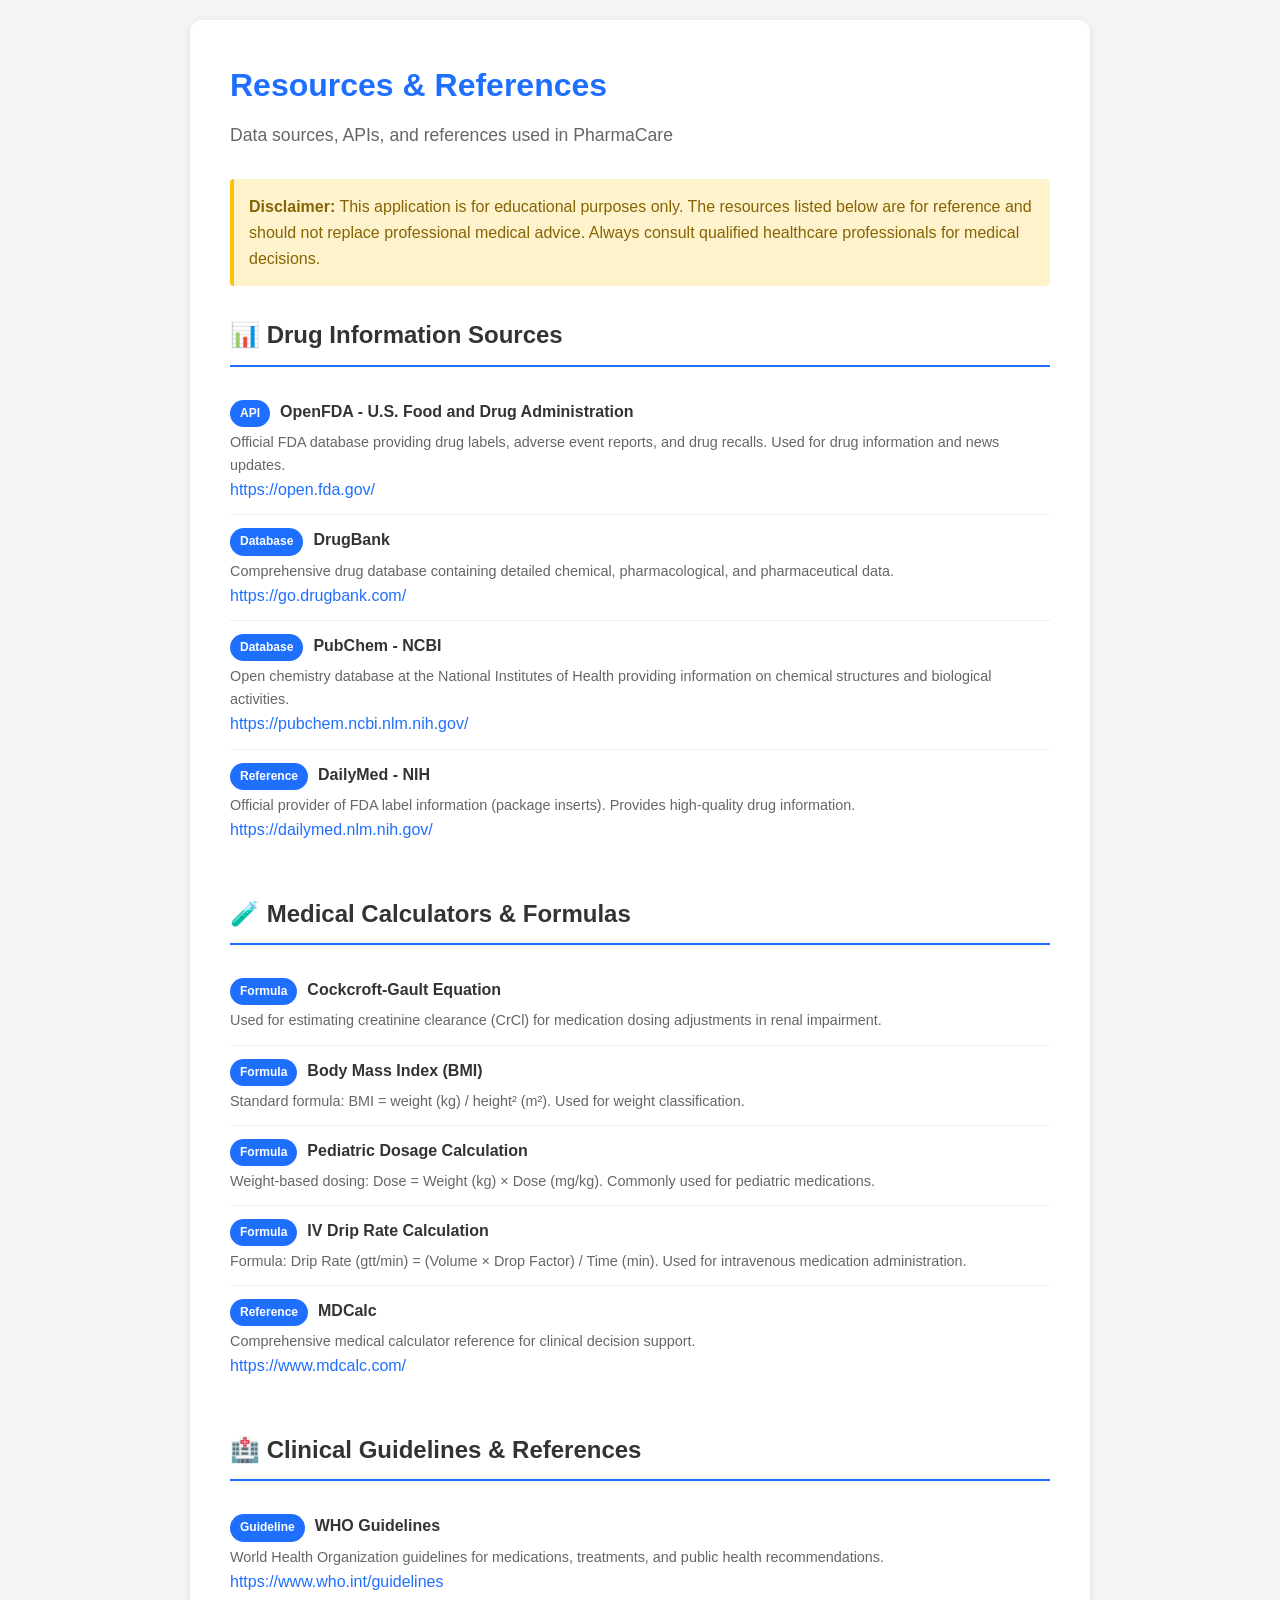
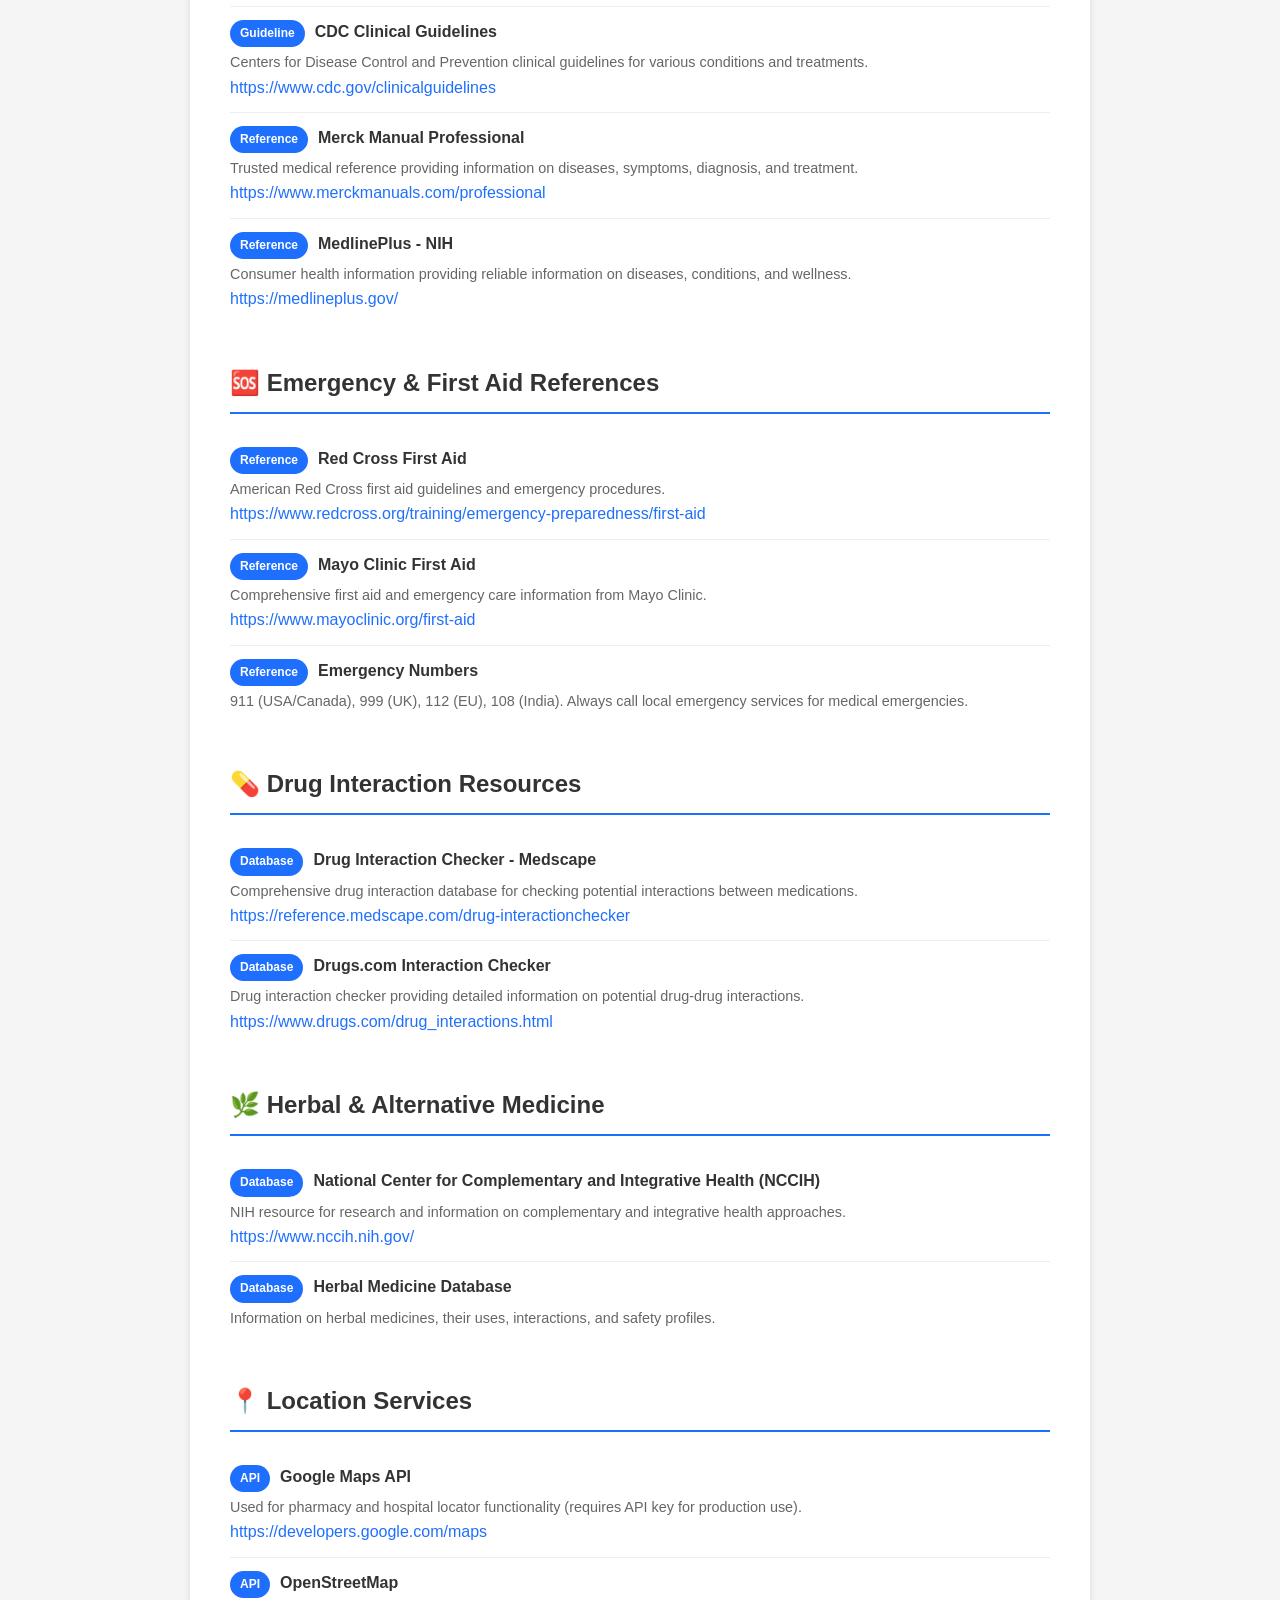
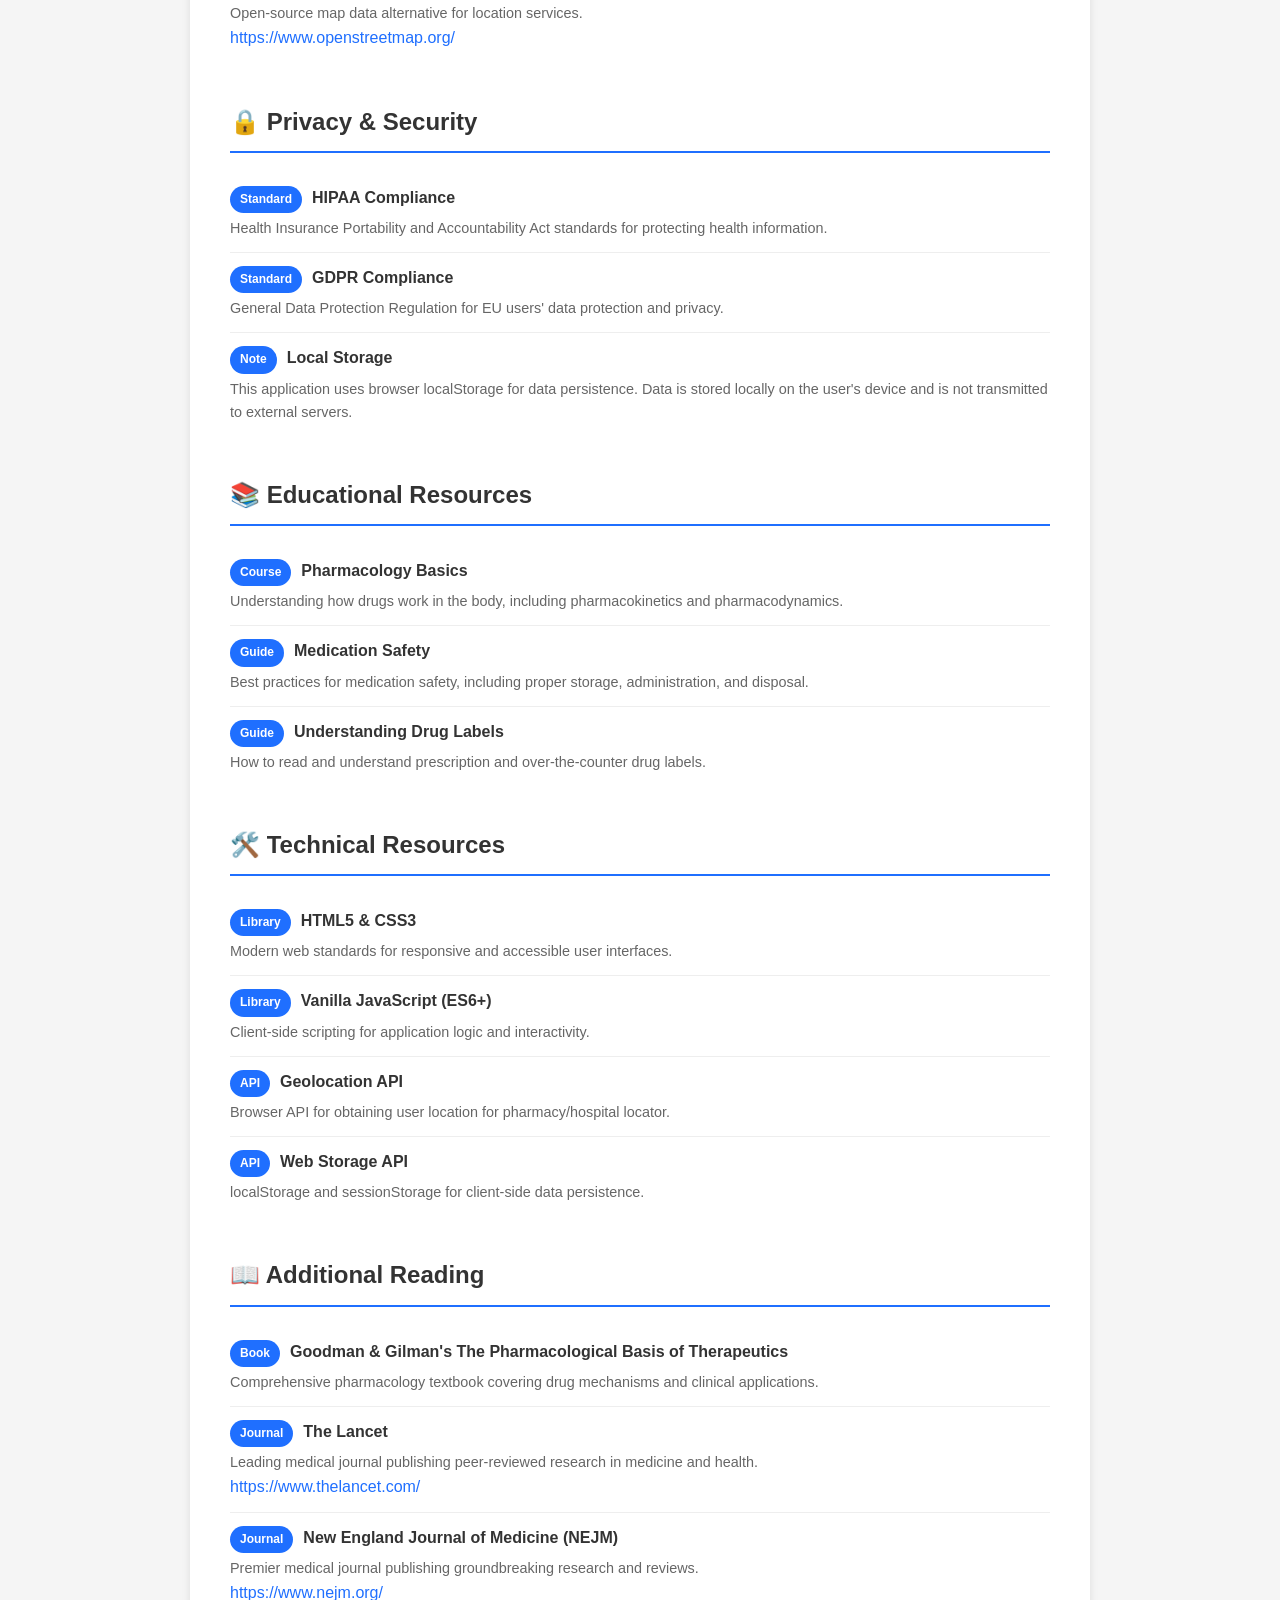
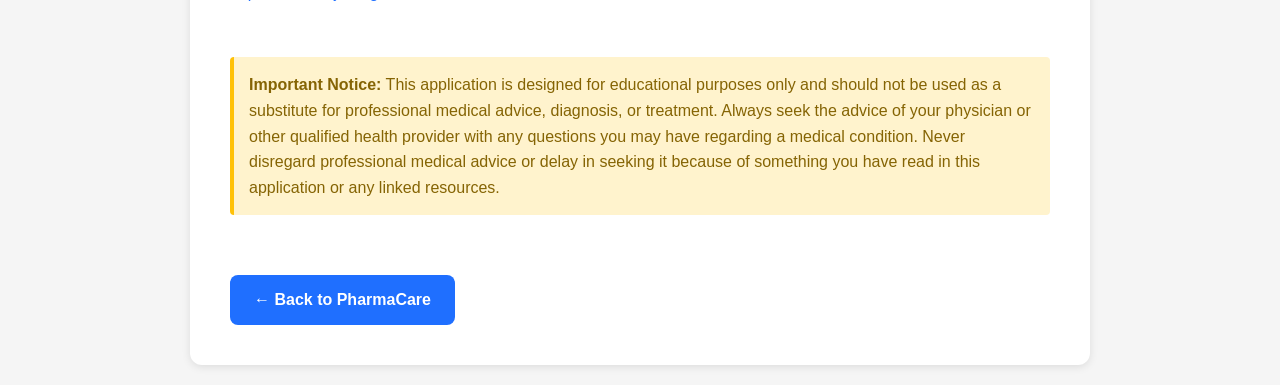
<file: resources.html>
<!DOCTYPE html>
<html lang="en">
<head>
  <meta charset="UTF-8">
  <meta name="viewport" content="width=device-width, initial-scale=1.0">
  <title>Resources & References - PharmaCare</title>
  <meta name="description" content="Comprehensive list of resources, references, and data sources used in PharmaCare medical assistant application.">
  <style>
    * {
      margin: 0;
      padding: 0;
      box-sizing: border-box;
    }
    body {
      font-family: -apple-system, BlinkMacSystemFont, 'Segoe UI', Roboto, sans-serif;
      line-height: 1.6;
      color: #1a1a1a;
      background: #f5f5f5;
      padding: 20px;
    }
    .container {
      max-width: 900px;
      margin: 0 auto;
      background: white;
      padding: 40px;
      border-radius: 12px;
      box-shadow: 0 2px 8px rgba(0,0,0,0.1);
    }
    h1 {
      color: #1f6fff;
      margin-bottom: 10px;
      font-size: 2rem;
    }
    .subtitle {
      color: #666;
      margin-bottom: 30px;
      font-size: 1.1rem;
    }
    .section {
      margin-bottom: 40px;
    }
    h2 {
      color: #333;
      border-bottom: 2px solid #1f6fff;
      padding-bottom: 10px;
      margin-bottom: 20px;
      font-size: 1.5rem;
    }
    h3 {
      color: #1f6fff;
      margin: 20px 0 10px;
      font-size: 1.2rem;
    }
    ul {
      list-style: none;
      padding-left: 0;
    }
    li {
      padding: 12px 0;
      border-bottom: 1px solid #eee;
    }
    li:last-child {
      border-bottom: none;
    }
    a {
      color: #1f6fff;
      text-decoration: none;
    }
    a:hover {
      text-decoration: underline;
    }
    .resource-item {
      display: flex;
      flex-direction: column;
    }
    .resource-name {
      font-weight: 600;
      color: #333;
    }
    .resource-desc {
      color: #666;
      font-size: 0.9rem;
      margin-top: 4px;
    }
    .badge {
      display: inline-block;
      background: #1f6fff;
      color: white;
      padding: 4px 10px;
      border-radius: 20px;
      font-size: 0.75rem;
      margin-right: 10px;
    }
    .back-link {
      display: inline-block;
      margin-top: 30px;
      padding: 12px 24px;
      background: #1f6fff;
      color: white;
      text-decoration: none;
      border-radius: 8px;
      font-weight: 600;
    }
    .back-link:hover {
      background: #0d4ed6;
      text-decoration: none;
    }
    .disclaimer {
      background: #fff3cd;
      border-left: 4px solid #ffc107;
      padding: 15px;
      margin: 30px 0;
      border-radius: 4px;
    }
    .disclaimer p {
      margin: 0;
      color: #856404;
    }
    @media (max-width: 600px) {
      .container {
        padding: 20px;
      }
      h1 {
        font-size: 1.5rem;
      }
    }
  </style>
</head>
<body>
  <div class="container">
    <h1>Resources & References</h1>
    <p class="subtitle">Data sources, APIs, and references used in PharmaCare</p>

    <div class="disclaimer">
      <p><strong>Disclaimer:</strong> This application is for educational purposes only. The resources listed below are for reference and should not replace professional medical advice. Always consult qualified healthcare professionals for medical decisions.</p>
    </div>

    <div class="section">
      <h2>📊 Drug Information Sources</h2>
      <ul>
        <li class="resource-item">
          <span class="resource-name"><span class="badge">API</span>OpenFDA - U.S. Food and Drug Administration</span>
          <span class="resource-desc">Official FDA database providing drug labels, adverse event reports, and drug recalls. Used for drug information and news updates.</span>
          <a href="https://open.fda.gov/" target="_blank">https://open.fda.gov/</a>
        </li>
        <li class="resource-item">
          <span class="resource-name"><span class="badge">Database</span>DrugBank</span>
          <span class="resource-desc">Comprehensive drug database containing detailed chemical, pharmacological, and pharmaceutical data.</span>
          <a href="https://go.drugbank.com/" target="_blank">https://go.drugbank.com/</a>
        </li>
        <li class="resource-item">
          <span class="resource-name"><span class="badge">Database</span>PubChem - NCBI</span>
          <span class="resource-desc">Open chemistry database at the National Institutes of Health providing information on chemical structures and biological activities.</span>
          <a href="https://pubchem.ncbi.nlm.nih.gov/" target="_blank">https://pubchem.ncbi.nlm.nih.gov/</a>
        </li>
        <li class="resource-item">
          <span class="resource-name"><span class="badge">Reference</span>DailyMed - NIH</span>
          <span class="resource-desc">Official provider of FDA label information (package inserts). Provides high-quality drug information.</span>
          <a href="https://dailymed.nlm.nih.gov/" target="_blank">https://dailymed.nlm.nih.gov/</a>
        </li>
      </ul>
    </div>

    <div class="section">
      <h2>🧪 Medical Calculators & Formulas</h2>
      <ul>
        <li class="resource-item">
          <span class="resource-name"><span class="badge">Formula</span>Cockcroft-Gault Equation</span>
          <span class="resource-desc">Used for estimating creatinine clearance (CrCl) for medication dosing adjustments in renal impairment.</span>
        </li>
        <li class="resource-item">
          <span class="resource-name"><span class="badge">Formula</span>Body Mass Index (BMI)</span>
          <span class="resource-desc">Standard formula: BMI = weight (kg) / height² (m²). Used for weight classification.</span>
        </li>
        <li class="resource-item">
          <span class="resource-name"><span class="badge">Formula</span>Pediatric Dosage Calculation</span>
          <span class="resource-desc">Weight-based dosing: Dose = Weight (kg) × Dose (mg/kg). Commonly used for pediatric medications.</span>
        </li>
        <li class="resource-item">
          <span class="resource-name"><span class="badge">Formula</span>IV Drip Rate Calculation</span>
          <span class="resource-desc">Formula: Drip Rate (gtt/min) = (Volume × Drop Factor) / Time (min). Used for intravenous medication administration.</span>
        </li>
        <li class="resource-item">
          <span class="resource-name"><span class="badge">Reference</span>MDCalc</span>
          <span class="resource-desc">Comprehensive medical calculator reference for clinical decision support.</span>
          <a href="https://www.mdcalc.com/" target="_blank">https://www.mdcalc.com/</a>
        </li>
      </ul>
    </div>

    <div class="section">
      <h2>🏥 Clinical Guidelines & References</h2>
      <ul>
        <li class="resource-item">
          <span class="resource-name"><span class="badge">Guideline</span>WHO Guidelines</span>
          <span class="resource-desc">World Health Organization guidelines for medications, treatments, and public health recommendations.</span>
          <a href="https://www.who.int/guidelines" target="_blank">https://www.who.int/guidelines</a>
        </li>
        <li class="resource-item">
          <span class="resource-name"><span class="badge">Guideline</span>CDC Clinical Guidelines</span>
          <span class="resource-desc">Centers for Disease Control and Prevention clinical guidelines for various conditions and treatments.</span>
          <a href="https://www.cdc.gov/clinicalguidelines" target="_blank">https://www.cdc.gov/clinicalguidelines</a>
        </li>
        <li class="resource-item">
          <span class="resource-name"><span class="badge">Reference</span>Merck Manual Professional</span>
          <span class="resource-desc">Trusted medical reference providing information on diseases, symptoms, diagnosis, and treatment.</span>
          <a href="https://www.merckmanuals.com/professional" target="_blank">https://www.merckmanuals.com/professional</a>
        </li>
        <li class="resource-item">
          <span class="resource-name"><span class="badge">Reference</span>MedlinePlus - NIH</span>
          <span class="resource-desc">Consumer health information providing reliable information on diseases, conditions, and wellness.</span>
          <a href="https://medlineplus.gov/" target="_blank">https://medlineplus.gov/</a>
        </li>
      </ul>
    </div>

    <div class="section">
      <h2>🆘 Emergency & First Aid References</h2>
      <ul>
        <li class="resource-item">
          <span class="resource-name"><span class="badge">Reference</span>Red Cross First Aid</span>
          <span class="resource-desc">American Red Cross first aid guidelines and emergency procedures.</span>
          <a href="https://www.redcross.org/training/emergency-preparedness/first-aid" target="_blank">https://www.redcross.org/training/emergency-preparedness/first-aid</a>
        </li>
        <li class="resource-item">
          <span class="resource-name"><span class="badge">Reference</span>Mayo Clinic First Aid</span>
          <span class="resource-desc">Comprehensive first aid and emergency care information from Mayo Clinic.</span>
          <a href="https://www.mayoclinic.org/first-aid" target="_blank">https://www.mayoclinic.org/first-aid</a>
        </li>
        <li class="resource-item">
          <span class="resource-name"><span class="badge">Reference</span>Emergency Numbers</span>
          <span class="resource-desc">911 (USA/Canada), 999 (UK), 112 (EU), 108 (India). Always call local emergency services for medical emergencies.</span>
        </li>
      </ul>
    </div>

    <div class="section">
      <h2>💊 Drug Interaction Resources</h2>
      <ul>
        <li class="resource-item">
          <span class="resource-name"><span class="badge">Database</span>Drug Interaction Checker - Medscape</span>
          <span class="resource-desc">Comprehensive drug interaction database for checking potential interactions between medications.</span>
          <a href="https://reference.medscape.com/drug-interactionchecker" target="_blank">https://reference.medscape.com/drug-interactionchecker</a>
        </li>
        <li class="resource-item">
          <span class="resource-name"><span class="badge">Database</span>Drugs.com Interaction Checker</span>
          <span class="resource-desc">Drug interaction checker providing detailed information on potential drug-drug interactions.</span>
          <a href="https://www.drugs.com/drug_interactions.html" target="_blank">https://www.drugs.com/drug_interactions.html</a>
        </li>
      </ul>
    </div>

    <div class="section">
      <h2>🌿 Herbal & Alternative Medicine</h2>
      <ul>
        <li class="resource-item">
          <span class="resource-name"><span class="badge">Database</span>National Center for Complementary and Integrative Health (NCCIH)</span>
          <span class="resource-desc">NIH resource for research and information on complementary and integrative health approaches.</span>
          <a href="https://www.nccih.nih.gov/" target="_blank">https://www.nccih.nih.gov/</a>
        </li>
        <li class="resource-item">
          <span class="resource-name"><span class="badge">Database</span>Herbal Medicine Database</span>
          <span class="resource-desc">Information on herbal medicines, their uses, interactions, and safety profiles.</span>
        </li>
      </ul>
    </div>

    <div class="section">
      <h2>📍 Location Services</h2>
      <ul>
        <li class="resource-item">
          <span class="resource-name"><span class="badge">API</span>Google Maps API</span>
          <span class="resource-desc">Used for pharmacy and hospital locator functionality (requires API key for production use).</span>
          <a href="https://developers.google.com/maps" target="_blank">https://developers.google.com/maps</a>
        </li>
        <li class="resource-item">
          <span class="resource-name"><span class="badge">API</span>OpenStreetMap</span>
          <span class="resource-desc">Open-source map data alternative for location services.</span>
          <a href="https://www.openstreetmap.org/" target="_blank">https://www.openstreetmap.org/</a>
        </li>
      </ul>
    </div>

    <div class="section">
      <h2>🔒 Privacy & Security</h2>
      <ul>
        <li class="resource-item">
          <span class="resource-name"><span class="badge">Standard</span>HIPAA Compliance</span>
          <span class="resource-desc">Health Insurance Portability and Accountability Act standards for protecting health information.</span>
        </li>
        <li class="resource-item">
          <span class="resource-name"><span class="badge">Standard</span>GDPR Compliance</span>
          <span class="resource-desc">General Data Protection Regulation for EU users' data protection and privacy.</span>
        </li>
        <li class="resource-item">
          <span class="resource-name"><span class="badge">Note</span>Local Storage</span>
          <span class="resource-desc">This application uses browser localStorage for data persistence. Data is stored locally on the user's device and is not transmitted to external servers.</span>
        </li>
      </ul>
    </div>

    <div class="section">
      <h2>📚 Educational Resources</h2>
      <ul>
        <li class="resource-item">
          <span class="resource-name"><span class="badge">Course</span>Pharmacology Basics</span>
          <span class="resource-desc">Understanding how drugs work in the body, including pharmacokinetics and pharmacodynamics.</span>
        </li>
        <li class="resource-item">
          <span class="resource-name"><span class="badge">Guide</span>Medication Safety</span>
          <span class="resource-desc">Best practices for medication safety, including proper storage, administration, and disposal.</span>
        </li>
        <li class="resource-item">
          <span class="resource-name"><span class="badge">Guide</span>Understanding Drug Labels</span>
          <span class="resource-desc">How to read and understand prescription and over-the-counter drug labels.</span>
        </li>
      </ul>
    </div>

    <div class="section">
      <h2>🛠️ Technical Resources</h2>
      <ul>
        <li class="resource-item">
          <span class="resource-name"><span class="badge">Library</span>HTML5 & CSS3</span>
          <span class="resource-desc">Modern web standards for responsive and accessible user interfaces.</span>
        </li>
        <li class="resource-item">
          <span class="resource-name"><span class="badge">Library</span>Vanilla JavaScript (ES6+)</span>
          <span class="resource-desc">Client-side scripting for application logic and interactivity.</span>
        </li>
        <li class="resource-item">
          <span class="resource-name"><span class="badge">API</span>Geolocation API</span>
          <span class="resource-desc">Browser API for obtaining user location for pharmacy/hospital locator.</span>
        </li>
        <li class="resource-item">
          <span class="resource-name"><span class="badge">API</span>Web Storage API</span>
          <span class="resource-desc">localStorage and sessionStorage for client-side data persistence.</span>
        </li>
      </ul>
    </div>

    <div class="section">
      <h2>📖 Additional Reading</h2>
      <ul>
        <li class="resource-item">
          <span class="resource-name"><span class="badge">Book</span>Goodman & Gilman's The Pharmacological Basis of Therapeutics</span>
          <span class="resource-desc">Comprehensive pharmacology textbook covering drug mechanisms and clinical applications.</span>
        </li>
        <li class="resource-item">
          <span class="resource-name"><span class="badge">Journal</span>The Lancet</span>
          <span class="resource-desc">Leading medical journal publishing peer-reviewed research in medicine and health.</span>
          <a href="https://www.thelancet.com/" target="_blank">https://www.thelancet.com/</a>
        </li>
        <li class="resource-item">
          <span class="resource-name"><span class="badge">Journal</span>New England Journal of Medicine (NEJM)</span>
          <span class="resource-desc">Premier medical journal publishing groundbreaking research and reviews.</span>
          <a href="https://www.nejm.org/" target="_blank">https://www.nejm.org/</a>
        </li>
      </ul>
    </div>

    <div class="disclaimer">
      <p><strong>Important Notice:</strong> This application is designed for educational purposes only and should not be used as a substitute for professional medical advice, diagnosis, or treatment. Always seek the advice of your physician or other qualified health provider with any questions you may have regarding a medical condition. Never disregard professional medical advice or delay in seeking it because of something you have read in this application or any linked resources.</p>
    </div>

    <a href="index.html" class="back-link">← Back to PharmaCare</a>
  </div>
</body>
</html>
</file>
<file: style.css>
:root {
  --color-bg: #f0f4fa;
  --color-surface: #ffffff;
  --color-text: #1a2332;
  --color-text-muted: #5c6b80;
  --color-primary: #1f6fff;
  --color-primary-hover: #1858d4;
  --color-accent-soft: #e8f0ff;
  --color-border: #d1dae6;
  --shadow-sm: 0 1px 3px rgba(15, 23, 42, 0.08);
  --shadow-md: 0 4px 14px rgba(15, 23, 42, 0.1);
  --radius-sm: 10px;
  --radius-md: 14px;
  --radius-lg: 18px;
  --header-safe-top: max(12px, env(safe-area-inset-top, 0px));
  --nav-safe-bottom: max(10px, env(safe-area-inset-bottom, 0px));
  --touch-min: 44px;
}

*,
*::before,
*::after {
  box-sizing: border-box;
}

html {
  -webkit-text-size-adjust: 100%;
  text-size-adjust: 100%;
}

body {
  margin: 0;
  min-height: 100dvh;
  font-family: system-ui, -apple-system, "Segoe UI", Roboto, "Helvetica Neue", Arial, sans-serif;
  font-size: 16px;
  line-height: 1.6;
  color: var(--color-text);
  background: var(--color-bg);
  -webkit-tap-highlight-color: transparent;
  touch-action: manipulation;
  letter-spacing: -0.01em;
}

/* Loading Screen */
.loading-screen {
  position: fixed;
  inset: 0;
  z-index: 9999;
  display: flex;
  align-items: center;
  justify-content: center;
  background: var(--color-bg);
  transition: opacity 0.4s ease, visibility 0.4s ease;
}

.loading-screen.hidden {
  opacity: 0;
  visibility: hidden;
}

.loading-content {
  text-align: center;
  display: flex;
  flex-direction: column;
  align-items: center;
  gap: 20px;
}

.loading-logo svg {
  width: 80px;
  height: 80px;
  animation: logoPulse 1.5s ease-in-out infinite;
}

@keyframes logoPulse {
  0%, 100% { transform: scale(1); }
  50% { transform: scale(1.1); }
}

.loading-spinner {
  width: 40px;
  height: 40px;
  border: 3px solid var(--color-border);
  border-top-color: var(--color-primary);
  border-radius: 50%;
  animation: spin 0.8s linear infinite;
}

@keyframes spin {
  to { transform: rotate(360deg); }
}

.loading-text {
  font-size: 0.9375rem;
  font-weight: 600;
  color: var(--color-text-muted);
  margin: 0;
}

/* Hero Section */
.hero-section {
  text-align: center;
  padding: 40px 20px 30px;
  background: linear-gradient(135deg, var(--color-accent-soft) 0%, var(--color-bg) 100%);
  border-radius: var(--radius-lg);
  margin-bottom: 24px;
  border: 1px solid rgba(31, 111, 255, 0.1);
}

.hero-title {
  font-size: clamp(1.75rem, 6vw, 2.25rem);
  font-weight: 800;
  letter-spacing: -0.03em;
  margin: 0 0 12px;
  color: var(--color-text);
  line-height: 1.2;
}

.hero-subtitle {
  font-size: clamp(0.9375rem, 3vw, 1.0625rem);
  color: var(--color-text-muted);
  margin: 0;
  line-height: 1.6;
  max-width: 600px;
  margin-left: auto;
  margin-right: auto;
}

/* Features Section */
.features-section {
  display: grid;
  grid-template-columns: repeat(2, 1fr);
  gap: 16px;
  margin-bottom: 32px;
}

@media (max-width: 480px) {
  .features-section {
    grid-template-columns: 1fr;
  }
}

.feature-card {
  background: var(--color-surface);
  border-radius: var(--radius-md);
  padding: 20px;
  text-align: center;
  border: 1px solid rgba(15, 23, 42, 0.08);
  box-shadow: var(--shadow-sm);
  transition: transform 0.2s ease, box-shadow 0.2s ease;
}

.feature-card:hover {
  transform: translateY(-4px);
  box-shadow: var(--shadow-md);
}

.feature-icon {
  font-size: 2.5rem;
  margin-bottom: 12px;
  line-height: 1;
}

.feature-title {
  font-size: 1rem;
  font-weight: 700;
  margin: 0 0 8px;
  color: var(--color-text);
}

.feature-desc {
  font-size: 0.875rem;
  color: var(--color-text-muted);
  margin: 0;
  line-height: 1.5;
}

/* Medical Disclaimer Banner */
.disclaimer-banner {
  display: flex;
  align-items: flex-start;
  gap: 12px;
  background: linear-gradient(135deg, #fef3c7 0%, #fef9c3 100%);
  border: 1px solid rgba(217, 119, 6, 0.3);
  border-radius: var(--radius-md);
  padding: 16px;
  margin-top: 24px;
  box-shadow: var(--shadow-sm);
}

.disclaimer-icon {
  font-size: 1.5rem;
  line-height: 1;
  flex-shrink: 0;
}

.disclaimer-text {
  font-size: 0.875rem;
  color: #92400e;
  margin: 0;
  line-height: 1.5;
  font-weight: 500;
}

body.dark .disclaimer-banner {
  background: linear-gradient(135deg, #78350f 0%, #451a03 100%);
  border-color: rgba(251, 191, 36, 0.3);
}

body.dark .disclaimer-text {
  color: #fcd34d;
}

/* FAQ Section */
.faq-list {
  display: flex;
  flex-direction: column;
  gap: 12px;
}

.faq-item {
  background: var(--color-surface);
  border: 1px solid var(--color-border);
  border-radius: var(--radius-md);
  overflow: hidden;
  transition: box-shadow 0.2s ease;
}

.faq-item:hover {
  box-shadow: var(--shadow-md);
}

.faq-item[open] {
  box-shadow: var(--shadow-md);
}

.faq-question {
  padding: 16px;
  font-weight: 600;
  cursor: pointer;
  list-style: none;
  display: flex;
  justify-content: space-between;
  align-items: center;
  gap: 12px;
}

.faq-question::-webkit-details-marker {
  display: none;
}

.faq-question::after {
  content: '+';
  font-size: 1.25rem;
  font-weight: 700;
  color: var(--color-primary);
  transition: transform 0.2s ease;
}

.faq-item[open] .faq-question::after {
  content: '−';
  transform: rotate(180deg);
}

.faq-answer {
  padding: 0 16px 16px;
  margin: 0;
  color: var(--color-text-muted);
  line-height: 1.6;
  font-size: 0.9375rem;
}

/* About Section */
.about-content {
  display: flex;
  flex-direction: column;
  gap: 20px;
}

.about-hero {
  background: linear-gradient(135deg, var(--color-accent-soft), var(--color-surface));
  border-radius: var(--radius-lg);
  padding: 32px 24px;
  border: 1px solid var(--color-border);
  box-shadow: var(--shadow-sm);
  text-align: center;
  margin-bottom: 8px;
}

.about-hero-icon {
  font-size: 3rem;
  margin-bottom: 12px;
  display: inline-block;
  animation: logoPulse 2s ease-in-out infinite;
}

.about-hero-title {
  margin: 0 0 12px 0;
  font-size: 1.5rem;
  color: var(--color-primary);
  font-weight: 700;
}

.about-hero-desc {
  margin: 0;
  line-height: 1.7;
  color: var(--color-text);
  max-width: 800px;
  margin-left: auto;
  margin-right: auto;
}

.about-grid, .about-section-grid {
  display: grid;
  grid-template-columns: repeat(auto-fit, minmax(280px, 1fr));
  gap: 20px;
}

.about-card {
  background: var(--color-surface);
  border-radius: var(--radius-md);
  padding: 24px;
  border: 1px solid var(--color-border);
  box-shadow: var(--shadow-sm);
  transition: transform 0.2s ease, box-shadow 0.2s ease;
}

.about-card:hover {
  transform: translateY(-2px);
  box-shadow: var(--shadow-md);
}

.about-card-header {
  display: flex;
  align-items: center;
  gap: 12px;
  margin-bottom: 16px;
}

.about-card-icon {
  font-size: 1.5rem;
}

.about-card-header h5 {
  margin: 0;
  font-size: 1.125rem;
  font-weight: 600;
  color: var(--color-text);
}

.about-card p {
  margin: 0;
  line-height: 1.6;
  color: var(--color-text-muted);
}

.about-subtitle {
  margin: 0 0 12px 0;
  line-height: 1.6;
  color: var(--color-text-muted);
}

.about-list {
  list-style: none;
  padding: 0;
  margin: 0;
  display: flex;
  flex-direction: column;
  gap: 10px;
}

.about-list li {
  padding-left: 24px;
  position: relative;
  line-height: 1.5;
  color: var(--color-text-muted);
}

body.rtl .about-list li {
  padding-left: 0;
  padding-right: 24px;
}

.about-list li::before {
  content: '✓';
  position: absolute;
  left: 0;
  color: var(--color-primary);
  font-weight: 700;
}

body.rtl .about-list li::before {
  left: auto;
  right: 0;
}

.about-warning-section {
  display: flex;
  flex-direction: column;
  gap: 16px;
  margin-top: 8px;
}

.about-warning-card {
  padding: 20px;
  border-radius: var(--radius-md);
  border-left: 4px solid transparent;
  background: var(--color-surface);
  box-shadow: var(--shadow-sm);
}

body.rtl .about-warning-card {
  border-left: none;
  border-right: 4px solid transparent;
}

.about-warning-card.critical {
  border-left-color: #ef4444;
  background: rgba(239, 68, 68, 0.03);
}
body.rtl .about-warning-card.critical {
  border-right-color: #ef4444;
}

.about-warning-card.warning {
  border-left-color: #f59e0b;
  background: rgba(245, 158, 11, 0.03);
}
body.rtl .about-warning-card.warning {
  border-right-color: #f59e0b;
}

.about-warning-card.safe {
  border-left-color: #10b981;
  background: rgba(16, 185, 129, 0.03);
}
body.rtl .about-warning-card.safe {
  border-right-color: #10b981;
}

.about-warning-header {
  display: flex;
  align-items: center;
  gap: 10px;
  margin-bottom: 10px;
}

.about-warning-header h5 {
  margin: 0;
  font-size: 1rem;
  font-weight: 600;
  color: var(--color-text);
}

.about-warning-card p {
  margin: 0;
  line-height: 1.6;
  font-size: 0.9375rem;
  color: var(--color-text-muted);
}

.about-footer-card {
  background: var(--color-surface);
  border-radius: var(--radius-md);
  padding: 24px;
  border: 1px solid var(--color-border);
  box-shadow: var(--shadow-sm);
  display: flex;
  flex-direction: column;
  gap: 16px;
}

.about-contact-content p {
  margin: 0 0 8px 0;
  line-height: 1.6;
  color: var(--color-text-muted);
}

.developer-name {
  color: var(--color-primary);
  font-weight: 600;
}

.about-meta-info {
  display: flex;
  flex-wrap: wrap;
  gap: 24px;
  padding-top: 16px;
  border-top: 1px solid var(--color-border);
  color: var(--color-text-muted);
  font-size: 0.875rem;
}

/* Contact Section */
.contact-content {
  background: var(--color-surface);
  border-radius: var(--radius-md);
  padding: 24px;
  border: 1px solid var(--color-border);
  box-shadow: var(--shadow-sm);
}

.contact-form {
  margin: 20px 0;
}

.contact-info {
  margin-top: 24px;
  padding: 16px;
  background: var(--color-accent-soft);
  border-radius: var(--radius-sm);
  border-left: 4px solid var(--color-primary);
}

.contact-info p {
  margin: 8px 0;
  line-height: 1.6;
}

body.rtl .contact-info {
  border-left: none;
  border-right: 4px solid var(--color-primary);
}

/* Account Links */
.account-links {
  display: flex;
  flex-direction: column;
  gap: 10px;
}

.account-link-btn {
  width: 100%;
  margin-top: 0;
  background: var(--color-accent-soft);
  color: var(--color-primary);
  box-shadow: none;
  border: 2px solid rgba(31, 111, 255, 0.25);
}

.account-link-btn:hover {
  background: #dbeafe;
  border-color: var(--color-primary);
  transform: translateY(-2px);
  box-shadow: 0 4px 12px rgba(31, 111, 255, 0.15);
}

/* Scroll Animations */
.fade-in-up {
  opacity: 0;
  transform: translateY(20px);
  transition: opacity 0.5s ease, transform 0.5s ease;
}

.fade-in-up.visible {
  opacity: 1;
  transform: translateY(0);
}

.header {
  position: sticky;
  top: 0;
  z-index: 50;
  display: flex;
  flex-wrap: wrap;
  align-items: center;
  justify-content: space-between;
  gap: 12px;
  padding: var(--header-safe-top) max(16px, env(safe-area-inset-right, 0px)) 14px
    max(16px, env(safe-area-inset-left, 0px));
  background: var(--color-surface);
  box-shadow: var(--shadow-sm);
  border-bottom: 1px solid rgba(15, 23, 42, 0.06);
}

.header-brand {
  display: flex;
  align-items: center;
  gap: 12px;
  cursor: pointer;
  min-height: var(--touch-min);
  flex: 1 1 auto;
  min-width: 0;
}

.logo {
  flex-shrink: 0;
}

.logo-svg {
  display: block;
  width: clamp(44px, 12vw, 56px);
  height: clamp(44px, 12vw, 56px);
}

.title {
  font-size: clamp(1.125rem, 4vw, 1.375rem);
  font-weight: 700;
  letter-spacing: -0.02em;
  color: var(--color-text);
}

.header-actions {
  display: flex;
  align-items: center;
  gap: 8px;
  flex-shrink: 0;
}

.lang-toggle {
  display: flex;
  gap: 6px;
  flex-wrap: wrap;
  justify-content: flex-end;
}

.container {
  padding: max(20px, env(safe-area-inset-left, 0px)) max(20px, env(safe-area-inset-right, 0px))
    calc(100px + var(--nav-safe-bottom));
  max-width: 720px;
  margin-left: auto;
  margin-right: auto;
}

.container h3 {
  margin: 0 0 20px;
  font-size: clamp(1.375rem, 4.5vw, 1.625rem);
  font-weight: 700;
  letter-spacing: -0.02em;
  line-height: 1.3;
}

.center {
  text-align: center;
  color: var(--color-text-muted);
  font-size: 0.9375rem;
  margin: 8px 0;
}

input,
textarea,
select,
.form-select {
  width: 100%;
  max-width: 100%;
  padding: 14px 14px;
  margin: 8px 0;
  border-radius: var(--radius-sm);
  border: 1px solid var(--color-border);
  background: var(--color-surface);
  color: inherit;
  font: inherit;
  font-size: 16px;
  min-height: var(--touch-min);
  -webkit-appearance: none;
  appearance: none;
}

textarea {
  min-height: 140px;
  resize: vertical;
}

input:focus,
textarea:focus,
select:focus,
.form-select:focus {
  outline: 2px solid rgba(31, 111, 255, 0.35);
  outline-offset: 0;
  border-color: var(--color-primary);
}

button {
  width: 100%;
  padding: 14px 16px;
  min-height: var(--touch-min);
  border: none;
  border-radius: var(--radius-sm);
  background: var(--color-primary);
  color: #fff;
  font: inherit;
  font-size: 16px;
  font-weight: 600;
  margin-top: 10px;
  cursor: pointer;
  box-shadow: 0 4px 12px rgba(31, 111, 255, 0.3);
  transition: all 0.2s ease;
}

button:hover {
  background: var(--color-primary-hover);
  transform: translateY(-2px);
  box-shadow: 0 6px 16px rgba(31, 111, 255, 0.4);
}

button:active {
  transform: translateY(0) scale(0.98);
}

button:focus-visible {
  outline: 3px solid var(--color-primary);
  outline-offset: 2px;
}

.grid {
  display: grid;
  grid-template-columns: repeat(2, minmax(0, 1fr));
  gap: 12px;
}

@media (max-width: 360px) {
  .grid {
    grid-template-columns: 1fr;
  }
}

.card {
  display: flex;
  align-items: center;
  justify-content: center;
  min-height: 88px;
  padding: 16px 12px;
  background: var(--color-surface);
  border-radius: var(--radius-md);
  text-align: center;
  box-shadow: var(--shadow-md);
  border: 1px solid rgba(15, 23, 42, 0.05);
  cursor: pointer;
  font-size: 0.9375rem;
  font-weight: 600;
  line-height: 1.35;
  transition: box-shadow 0.2s ease, transform 0.15s ease;
}

.card:active {
  transform: scale(0.98);
}

.card span {
  word-break: break-word;
}

.bottom-nav {
  position: fixed;
  bottom: 0;
  left: 0;
  right: 0;
  z-index: 100;
  display: flex;
  align-items: stretch;
  justify-content: space-between;
  gap: 2px;
  padding: 8px max(4px, env(safe-area-inset-left, 0px)) var(--nav-safe-bottom)
    max(4px, env(safe-area-inset-right, 0px));
  background: var(--color-surface);
  box-shadow: 0 -4px 20px rgba(15, 23, 42, 0.08);
  border-top: 1px solid rgba(15, 23, 42, 0.06);
  overflow-x: auto;
  -webkit-overflow-scrolling: touch;
  scrollbar-width: none;
}

.bottom-nav::-webkit-scrollbar {
  display: none;
}

.bottom-nav-item {
  flex: 1 1 0;
  min-width: 52px;
  max-width: none;
  width: auto;
  margin: 0;
  padding: 8px 4px;
  min-height: 56px;
  display: flex;
  flex-direction: column;
  align-items: center;
  justify-content: center;
  gap: 2px;
  background: transparent;
  color: var(--color-text);
  font-size: 0.625rem;
  font-weight: 600;
  line-height: 1.2;
  box-shadow: none;
  border-radius: var(--radius-sm);
}

.bottom-nav-item:active {
  transform: none;
  background: var(--color-accent-soft);
}

.bottom-nav-icon {
  font-size: 1.25rem;
  line-height: 1;
}

.bottom-nav-label {
  max-width: 100%;
  overflow: hidden;
  text-overflow: ellipsis;
  white-space: nowrap;
}

.page {
  display: none;
}

.active {
  display: block;
}

.result {
  background: var(--color-accent-soft);
  padding: 14px 16px;
  border-radius: var(--radius-sm);
  margin-top: 14px;
  border: 1px solid rgba(31, 111, 255, 0.12);
  font-size: 0.9375rem;
  word-wrap: break-word;
  overflow-wrap: break-word;
}

.section-heading {
  margin: 28px 0 12px;
  font-size: 1.0625rem;
  font-weight: 700;
  letter-spacing: -0.01em;
  line-height: 1.4;
}

.section-heading--loose {
  margin-top: 36px;
}

.camera-actions {
  display: flex;
  flex-wrap: wrap;
  gap: 10px;
  margin: 12px 0;
}

.camera-actions button {
  flex: 1 1 calc(50% - 5px);
  min-width: 140px;
  margin-top: 0;
}

.camera-preview {
  margin-top: 12px;
}

.visually-hidden-input {
  position: absolute;
  width: 1px;
  height: 1px;
  padding: 0;
  margin: -1px;
  overflow: hidden;
  clip: rect(0, 0, 0, 0);
  white-space: nowrap;
  border: 0;
}

.camera-video,
.camera-image-preview {
  width: 100%;
  max-width: 100%;
  border-radius: var(--radius-md);
  display: none;
}

.notes-textarea {
  width: 100%;
  margin: 8px 0;
}

.back-btn {
  width: auto;
  display: inline-flex;
  align-items: center;
  min-height: 40px;
  padding: 8px 14px;
  margin: 0 0 14px;
  background: var(--color-accent-soft);
  color: var(--color-text);
  font-size: 0.9375rem;
  font-weight: 600;
  box-shadow: none;
  border: 1px solid rgba(31, 111, 255, 0.2);
}

.theme-toggle {
  width: auto;
  min-width: var(--touch-min);
  padding: 10px 12px;
  margin: 0;
  border-radius: 999px;
  font-size: 1.125rem;
  line-height: 1;
  box-shadow: none;
}

.lang-btn {
  width: auto;
  min-width: 40px;
  min-height: 40px;
  padding: 8px 10px;
  margin: 0;
  border-radius: 999px;
  font-size: 0.75rem;
  font-weight: 700;
  background: var(--color-accent-soft);
  color: var(--color-text);
  box-shadow: none;
}

body.rtl {
  direction: rtl;
}

body.rtl .header-actions {
  flex-direction: row-reverse;
}

body.rtl .lang-toggle {
  flex-direction: row-reverse;
}

/* Dark theme */
body.dark {
  --color-bg: #0f172a;
  --color-surface: #020617;
  --color-text: #e5e7eb;
  --color-text-muted: #94a3b8;
  --color-primary: #3b82f6;
  --color-primary-hover: #60a5fa;
  --color-accent-soft: #1e293b;
  --color-border: #334155;
  --shadow-sm: 0 1px 3px rgba(0, 0, 0, 0.35);
  --shadow-md: 0 4px 20px rgba(0, 0, 0, 0.4);
  color: var(--color-text);
}

body.dark .header {
  border-bottom-color: rgba(148, 163, 184, 0.12);
}

body.dark .card {
  border-color: rgba(148, 163, 184, 0.1);
}

body.dark .lang-btn {
  background: #1e293b;
  color: #e5e7eb;
  border: 1px solid #334155;
}

body.dark input,
body.dark textarea,
body.dark select,
body.dark .form-select {
  background: #020617;
  color: #e5e7eb;
  border-color: #334155;
}

body.dark button:not(.bottom-nav-item):not(.lang-btn):not(.back-btn) {
  background: #2563eb;
  box-shadow: 0 2px 10px rgba(37, 99, 235, 0.35);
}

body.dark .bottom-nav-item {
  color: #e5e7eb;
}

body.dark .bottom-nav-item:active {
  background: #1e293b;
}

body.dark .result {
  border-color: rgba(59, 130, 246, 0.25);
}

body.dark .theme-toggle {
  background: #2563eb;
  color: #fff;
}

@media (min-width: 480px) {
  .grid {
    gap: 16px;
  }

  .card {
    min-height: 96px;
    padding: 20px 14px;
  }
}

/* Mobile Responsiveness Improvements */
@media (max-width: 480px) {
  .container {
    padding: max(16px, env(safe-area-inset-left, 0px)) max(16px, env(safe-area-inset-right, 0px))
      calc(88px + var(--nav-safe-bottom));
  }

  .hero-section {
    padding: 30px 16px 24px;
  }

  .features-section {
    gap: 12px;
  }

  .feature-card {
    padding: 16px;
  }

  .feature-icon {
    font-size: 2rem;
  }

  .disclaimer-banner {
    padding: 12px;
    flex-direction: column;
    align-items: center;
    text-align: center;
  }

  .login-card {
    padding: clamp(20px, 5vw, 28px) clamp(16px, 4vw, 24px);
  }

  .bottom-nav {
    padding: 6px max(4px, env(safe-area-inset-left, 0px)) var(--nav-safe-bottom)
      max(4px, env(safe-area-inset-right, 0px));
  }

  .bottom-nav-item {
    min-width: 48px;
    padding: 6px 4px;
  }

  .bottom-nav-icon {
    font-size: 1.125rem;
  }

  .bottom-nav-label {
    font-size: 0.5625rem;
  }
}

/* Prevent overflow */
* {
  max-width: 100%;
  box-sizing: border-box;
}

img, video, iframe {
  max-width: 100%;
  height: auto;
}

/* Ensure touch targets are large enough */
button, input, textarea, select, .card, .bottom-nav-item {
  min-height: 44px;
  min-width: 44px;
}

/* Safe area insets for notched devices */
@supports (padding: max(0px)) {
  .container {
    padding-left: max(16px, env(safe-area-inset-left));
    padding-right: max(16px, env(safe-area-inset-right));
  }

  .bottom-nav {
    padding-left: max(4px, env(safe-area-inset-left));
    padding-right: max(4px, env(safe-area-inset-right));
    padding-bottom: max(10px, env(safe-area-inset-bottom));
  }

  .header {
    padding-left: max(16px, env(safe-area-inset-right));
    padding-right: max(16px, env(safe-area-inset-left));
  }
}

@media (prefers-reduced-motion: reduce) {
  *,
  *::before,
  *::after {
    animation-duration: 0.01ms !important;
    transition-duration: 0.01ms !important;
  }

  button:active,
  .card:active {
    transform: none;
  }
}
#locatorStatus {
  pointer-events: none;
}

/* Medicine Library */
.library-search-bar {
  display: flex;
  gap: 10px;
  margin: 16px 0;
}

.library-search-bar input {
  flex: 1;
  margin: 0;
}

.library-search-bar button {
  width: auto;
  min-width: 100px;
  margin: 0;
  flex-shrink: 0;
}

.library-stats {
  text-align: center;
  font-size: 0.9375rem;
  font-weight: 600;
  color: var(--color-primary);
  margin: 12px 0 18px;
  padding: 10px 14px;
  background: var(--color-accent-soft);
  border-radius: var(--radius-sm);
}

.library-category-nav {
  display: flex;
  flex-wrap: wrap;
  gap: 8px;
  margin-bottom: 18px;
}

.library-cat-btn {
  width: auto;
  margin: 0;
  padding: 10px 14px;
  font-size: 0.8125rem;
  font-weight: 600;
  background: var(--color-surface);
  color: var(--color-text);
  border: 2px solid var(--color-border);
  box-shadow: none;
  transition: all 0.2s ease;
}

.library-cat-btn:hover,
.library-cat-btn.active {
  background: var(--color-primary);
  color: #fff;
  border-color: var(--color-primary);
  transform: translateY(-1px);
}

.library-category-content {
  display: flex;
  flex-direction: column;
  gap: 8px;
}

.library-drug-item {
  background: var(--color-surface);
  border: 1px solid rgba(15, 23, 42, 0.08);
  border-radius: var(--radius-sm);
  box-shadow: var(--shadow-sm);
  overflow: hidden;
}

.library-drug-item summary {
  display: flex;
  flex-direction: column;
  gap: 4px;
  padding: 14px 16px;
  cursor: pointer;
  list-style: none;
}

.library-drug-item summary::-webkit-details-marker {
  display: none;
}

.library-drug-name {
  font-weight: 700;
  font-size: 0.9375rem;
}

.library-drug-use {
  font-size: 0.8125rem;
  color: var(--color-text-muted);
}

.library-drug-body {
  padding: 0 16px 14px;
  font-size: 0.875rem;
  border-top: 1px solid var(--color-border);
}

.library-drug-body p {
  margin: 10px 0 0;
}

.library-detail-btn {
  width: auto;
  margin-top: 12px;
  padding: 8px 16px;
  font-size: 0.875rem;
  min-height: 40px;
}

.library-herbal-tag {
  color: #15803d;
  font-weight: 600;
}

.library-herbs-grid {
  display: grid;
  grid-template-columns: repeat(auto-fill, minmax(260px, 1fr));
  gap: 12px;
}

.herb-card {
  background: linear-gradient(145deg, #f0fdf4 0%, var(--color-surface) 100%);
  border: 1px solid rgba(21, 128, 61, 0.2);
  border-radius: var(--radius-md);
  padding: 16px;
  box-shadow: var(--shadow-sm);
}

.herb-card h5 {
  margin: 0 0 8px;
  font-size: 1rem;
  color: #166534;
}

.herb-card p {
  margin: 6px 0 0;
  font-size: 0.8125rem;
  line-height: 1.45;
}

.herb-caution {
  color: #b45309;
}

.card--library {
  background: linear-gradient(145deg, #eff6ff 0%, var(--color-surface) 100%);
  border-color: rgba(31, 111, 255, 0.2);
}

.camera-card {
  background: var(--color-surface);
  border-radius: var(--radius-lg);
  padding: 20px;
  margin-bottom: 20px;
  border: 1px solid rgba(15, 23, 42, 0.08);
  box-shadow: var(--shadow-md);
}

.camera-card--barcode {
  background: linear-gradient(145deg, #f8fafc 0%, var(--color-surface) 100%);
}

.camera-actions {
  display: grid;
  grid-template-columns: repeat(auto-fit, minmax(140px, 1fr));
  gap: 10px;
  margin: 14px 0;
}

.camera-actions button {
  margin: 0;
}

.camera-btn-primary {
  background: linear-gradient(135deg, #1f6fff, #1858d4);
}

.camera-btn-secondary {
  background: var(--color-accent-soft);
  color: var(--color-primary);
  box-shadow: none;
  border: 2px solid rgba(31, 111, 255, 0.25);
}

.camera-btn-stop {
  background: #fee2e2;
  color: #b91c1c;
  box-shadow: none;
  border: 2px solid rgba(185, 28, 28, 0.2);
}

.camera-viewfinder {
  position: relative;
  margin-top: 14px;
  border-radius: var(--radius-md);
  overflow: hidden;
  background: #0f172a;
  min-height: 220px;
  border: 3px solid var(--color-border);
  transition: border-color 0.3s ease, box-shadow 0.3s ease;
}

.camera-viewfinder.is-live,
.camera-viewfinder.has-image {
  border-color: var(--color-primary);
  box-shadow: 0 0 0 4px rgba(31, 111, 255, 0.15);
}

.camera-viewfinder-corners {
  position: absolute;
  inset: 16px;
  border: 2px dashed rgba(255, 255, 255, 0.5);
  border-radius: var(--radius-sm);
  pointer-events: none;
  z-index: 2;
}

.camera-viewfinder.is-live .camera-viewfinder-corners {
  animation: scanPulse 2s ease-in-out infinite;
}

@keyframes scanPulse {
  0%, 100% { border-color: rgba(255, 255, 255, 0.35); }
  50% { border-color: rgba(96, 165, 250, 0.9); }
}

.camera-video,
.camera-image-preview {
  display: none;
  width: 100%;
  max-height: 360px;
  object-fit: cover;
}

.camera-viewfinder-hint {
  position: absolute;
  bottom: 12px;
  left: 50%;
  transform: translateX(-50%);
  padding: 6px 14px;
  background: rgba(15, 23, 42, 0.75);
  color: #fff;
  font-size: 0.75rem;
  font-weight: 600;
  border-radius: 999px;
  z-index: 3;
  pointer-events: none;
}

.camera-status:empty {
  display: none;
}

.barcode-demo-chips {
  display: flex;
  flex-wrap: wrap;
  gap: 8px;
  margin: 12px 0;
}

.barcode-chip {
  width: auto;
  margin: 0;
  padding: 8px 14px;
  min-height: 38px;
  font-size: 0.8125rem;
  background: var(--color-accent-soft);
  color: var(--color-primary);
  box-shadow: none;
  border: 1px solid rgba(31, 111, 255, 0.25);
}

.locator-coords {
  text-align: center;
  font-size: 0.875rem;
  font-weight: 600;
  color: var(--color-text-muted);
  margin-bottom: 12px;
  font-family: ui-monospace, monospace;
}

.locator-map-frame {
  position: relative;
  border-radius: var(--radius-lg);
  overflow: hidden;
  border: 3px solid var(--color-primary);
  box-shadow: 0 8px 28px rgba(31, 111, 255, 0.2);
  margin-bottom: 16px;
  background: #e2e8f0;
}

.locator-map-frame iframe {
  display: block;
  width: 100%;
  height: clamp(280px, 50vh, 420px);
  border: none;
}

.locator-map-pin {
  position: absolute;
  top: 50%;
  left: 50%;
  transform: translate(-50%, -100%);
  font-size: 2rem;
  pointer-events: none;
  z-index: 2;
  filter: drop-shadow(0 2px 4px rgba(0, 0, 0, 0.3));
  animation: pinBounce 2s ease-in-out infinite;
}

@keyframes pinBounce {
  0%, 100% { transform: translate(-50%, -100%); }
  50% { transform: translate(-50%, -110%); }
}

.locator-actions {
  display: grid;
  grid-template-columns: 1fr 1fr;
  gap: 10px;
}

.locator-btn {
  margin: 0;
  font-size: 0.875rem;
  padding: 14px 10px;
  transition: transform 0.2s ease, box-shadow 0.2s ease;
}

.locator-btn--me {
  grid-column: 1 / -1;
  background: var(--color-accent-soft);
  color: var(--color-text);
  box-shadow: none;
  border: 2px solid var(--color-border);
}

.locator-btn--pharm {
  background: linear-gradient(135deg, #059669, #047857);
  box-shadow: 0 4px 14px rgba(5, 150, 105, 0.35);
}

.locator-btn--hosp {
  background: linear-gradient(135deg, #dc2626, #b91c1c);
  box-shadow: 0 4px 14px rgba(220, 38, 38, 0.35);
}

.locator-btn.active {
  transform: scale(1.03);
  box-shadow: 0 0 0 3px rgba(255, 255, 255, 0.5), 0 6px 20px rgba(0, 0, 0, 0.2);
}

.locator-status:empty {
  display: none;
}

body.dark .herb-card {
  background: linear-gradient(145deg, #052e16 0%, #020617 100%);
  border-color: rgba(34, 197, 94, 0.25);
}

body.dark .herb-card h5 {
  color: #86efac;
}

body.dark .camera-card--barcode {
  background: linear-gradient(145deg, #1e293b 0%, #020617 100%);
}

body.dark .camera-btn-stop {
  background: #450a0a;
  color: #fca5a5;
}

body.dark .locator-map-frame {
  background: #1e293b;
}

.library-drug-pronunciation,
.drug-pronunciation-ar,
.herb-pronunciation span[lang="ar"] {
  display: block;
  font-size: 1.05rem;
  font-weight: 700;
  color: var(--color-primary);
  letter-spacing: 0.02em;
  margin-top: 2px;
}

.library-pronunciation-row {
  padding: 10px 12px;
  background: var(--color-accent-soft);
  border-radius: var(--radius-sm);
  border-right: 4px solid var(--color-primary);
}

body.rtl .library-pronunciation-row {
  border-right: none;
  border-left: 4px solid var(--color-primary);
}

.herb-pronunciation {
  margin: 4px 0 0;
  font-size: 0.875rem;
}

/* Health Tracker */
.health-metrics {
  display: grid;
  grid-template-columns: repeat(2, 1fr);
  gap: 12px;
  margin: 16px 0;
}

@media (max-width: 480px) {
  .health-metrics {
    grid-template-columns: 1fr;
  }
}

.metric-card {
  background: var(--color-surface);
  border: 1px solid var(--color-border);
  border-radius: var(--radius-md);
  padding: 16px;
  box-shadow: var(--shadow-sm);
}

.metric-card h4 {
  margin: 0 0 12px;
  font-size: 0.9375rem;
  font-weight: 700;
  color: var(--color-text);
}

.metric-card input {
  margin-bottom: 8px;
}

.metric-card button {
  width: 100%;
  margin-top: 8px;
}

/* Vaccination & Lab Forms */
.vaccination-form,
.lab-form,
.allergy-form,
.drug-compare,
.symptom-check {
  display: flex;
  flex-direction: column;
  gap: 12px;
  margin: 16px 0;
}

/* Emergency Cards */
.emergency-cards {
  display: grid;
  grid-template-columns: 1fr;
  gap: 12px;
  margin: 16px 0;
}

.emergency-card {
  background: var(--color-surface);
  border: 1px solid var(--color-border);
  border-radius: var(--radius-md);
  padding: 16px;
  box-shadow: var(--shadow-sm);
}

.emergency-card--critical {
  border-left: 4px solid #dc2626;
  background: linear-gradient(135deg, #fef2f2 0%, var(--color-surface) 100%);
}

.emergency-card--urgent {
  border-left: 4px solid #f59e0b;
  background: linear-gradient(135deg, #fffbeb 0%, var(--color-surface) 100%);
}

.emergency-card--info {
  border-left: 4px solid var(--color-primary);
  background: linear-gradient(135deg, var(--color-accent-soft) 0%, var(--color-surface) 100%);
}

.emergency-card h4 {
  margin: 0 0 8px;
  font-size: 1rem;
  font-weight: 700;
  color: var(--color-text);
}

.emergency-card p {
  margin: 0;
  font-size: 0.9375rem;
  color: var(--color-text-muted);
  line-height: 1.5;
}

body.rtl .emergency-card {
  border-left: none;
  border-right: 4px solid;
}

body.dark .emergency-card--critical {
  background: linear-gradient(135deg, #7f1d1d 0%, #1e293b 100%);
  border-color: #dc2626;
}

body.dark .emergency-card--urgent {
  background: linear-gradient(135deg, #78350f 0%, #1e293b 100%);
  border-color: #f59e0b;
}

body.dark .emergency-card--info {
  background: linear-gradient(135deg, #1e3a8a 0%, #1e293b 100%);
  border-color: var(--color-primary);
}
</file>
<file: refresh.css>
:root {
  --color-bg:#f4f8f7; --color-surface:#fff; --color-text:#17313a; --color-text-muted:#5d747b;
  --color-primary:#117c79; --color-primary-hover:#0d6866; --color-accent-soft:#e4f3f1;
  --color-border:#d6e5e2; --shadow-sm:0 2px 8px rgba(17,61,65,.06);
  --shadow-md:0 12px 30px rgba(17,61,65,.08); --radius-sm:12px; --radius-md:18px; --radius-lg:24px;
}
body{background:radial-gradient(ellipse at top,#e9f6f3 0,var(--color-bg) 46rem)}
.header{background:rgba(255,255,255,.94);border-bottom-color:var(--color-border);box-shadow:0 5px 22px rgba(18,65,66,.05)}
.container{max-width:960px;padding-top:24px}.container h3{color:#16363d;font-size:clamp(1.55rem,4vw,2rem)}
button{background:var(--color-primary);box-shadow:0 5px 14px rgba(17,124,121,.18)}button:hover{background:var(--color-primary-hover);box-shadow:0 8px 18px rgba(17,124,121,.22)}
.card,.identifier-card,.metric-card,.emergency-card,.herb-card{border:1px solid var(--color-border);border-radius:var(--radius-md);box-shadow:var(--shadow-sm)}
.grid{gap:14px}.card{position:relative;min-height:106px;justify-content:flex-start;padding:18px 14px 18px 62px;text-align:left;background:linear-gradient(145deg,#fff,#f8fcfb)}
#dashboardPage .grid .card::before{content:var(--card-icon,"✚");position:absolute;left:14px;top:50%;transform:translateY(-50%);width:38px;height:38px;display:grid;place-items:center;border-radius:13px;background:#e4f3f1;font-size:20px}
.dashboard-welcome{display:flex;align-items:center;gap:18px;padding:24px;margin-bottom:16px;border-radius:var(--radius-lg);background:linear-gradient(120deg,#dff3ef,#eef8f7 72%,#fff);border:1px solid #cde7e2}
.welcome-mark{flex:0 0 58px;width:58px;height:58px;display:grid;place-items:center;border-radius:20px;background:#117c79;color:white;font-size:35px;font-weight:800;box-shadow:0 8px 18px rgba(17,124,121,.2)}
.dashboard-welcome h2{margin:0 0 5px;font-size:clamp(1.2rem,4vw,1.65rem);line-height:1.25}.dashboard-welcome p{margin:0;color:var(--color-text-muted)}
.dashboard-welcome .eyebrow{margin:0 0 5px;color:var(--color-primary);font-size:.72rem;font-weight:800;letter-spacing:.1em}
.demo-banner,.source-note{color:var(--color-text-muted);font-size:.86rem}.demo-banner{display:flex;flex-wrap:wrap;gap:5px 12px;padding:12px 15px;margin:0 0 19px;border-radius:14px;background:#fff;border:1px solid var(--color-border)}.demo-banner strong{color:var(--color-primary)}
.header-actions{gap:10px}.language-menu{position:relative}.language-menu summary{list-style:none;display:flex;align-items:center;gap:5px;min-height:42px;padding:6px 11px;border-radius:13px;background:var(--color-accent-soft);color:var(--color-text);font-size:.86rem;font-weight:700;cursor:pointer}.language-menu summary::-webkit-details-marker{display:none}
.language-options{position:absolute;z-index:150;top:calc(100% + 8px);right:0;min-width:152px;padding:8px;border:1px solid var(--color-border);border-radius:15px;background:var(--color-surface);box-shadow:var(--shadow-md)}
body.rtl .language-options{right:auto;left:0}
.language-options .lang-btn{width:100%;margin:2px 0;min-height:40px;text-align:left;background:transparent;color:var(--color-text);box-shadow:none}.language-options .lang-btn:hover{background:var(--color-accent-soft);transform:none}
.theme-toggle{width:44px;min-width:44px;min-height:44px;padding:6px;border-radius:14px}.bottom-nav{justify-content:space-around;border-radius:20px 20px 0 0;border-top:1px solid var(--color-border);background:rgba(255,255,255,.97);box-shadow:0 -9px 28px rgba(18,65,66,.08)}
.bottom-nav-item{color:var(--color-text-muted)}.bottom-nav-item.active{color:var(--color-primary);background:var(--color-accent-soft)}.result{background:#f1f8f7;border-color:#d2e9e5;border-radius:14px}.page>p{color:var(--color-text-muted)}
.identifier-grid{display:grid;grid-template-columns:repeat(2,minmax(0,1fr));gap:16px}.identifier-card{padding:20px;background:var(--color-surface)}.identifier-card h4{margin:8px 0;font-size:1.15rem}
.section-icon{display:grid;place-items:center;width:42px;height:42px;border-radius:14px;background:var(--color-accent-soft);color:var(--color-primary);font-size:1.3rem}
.identifier-card video{display:none;width:100%;max-height:250px;margin:10px 0;border-radius:14px;background:#102528;object-fit:cover}.identifier-card video.scanning{display:block}.identifier-actions,.identifier-fields{display:grid;grid-template-columns:1fr 1fr;gap:8px}
.secondary-action{background:#e9f0ef;color:var(--color-text);box-shadow:none}.symptom-tabs,.known-places{display:flex;flex-wrap:wrap;gap:8px;margin:14px 0}.symptom-tabs button,.known-places button{width:auto;margin:0;padding:10px 14px;min-height:42px;border-radius:13px}
.symptom-tab-panel{padding:16px;border:1px solid var(--color-border);border-radius:16px;background:var(--color-surface);margin-top:12px}.symptom-tab-panel[hidden]{display:none}
.emergency-call{margin:16px 0;padding:18px;border:1px solid #ffc9c3;border-radius:18px;background:#fff2f0;color:#47211d}.emergency-call p{margin:0 0 8px}.call-112{display:inline-flex;align-items:center;justify-content:center;min-height:48px;padding:9px 18px;border-radius:14px;background:#bd2633;color:#fff;font-weight:800;text-decoration:none}.emergency-call small{display:block;margin-top:9px}
.place-search{padding:16px;border-radius:16px;background:var(--color-surface);border:1px solid var(--color-border)}.place-search label{display:block;font-weight:700}.place-search small{display:block;color:var(--color-text-muted)}.known-places button{color:var(--color-primary);background:var(--color-accent-soft);box-shadow:none}
.library-drug-item,.faq-item{border-radius:14px}.disclaimer-banner{border-radius:16px}
.medicine-detail-card h4{margin:0 0 12px;font-size:1.2rem}.medicine-detail-card p{margin:9px 0}.similar-medicine-grid{display:grid;grid-template-columns:repeat(auto-fit,minmax(180px,1fr));gap:10px;margin:12px 0}.similar-medicine-card{padding:14px;border:1px solid var(--color-border);border-radius:14px;background:var(--color-surface)}.similar-medicine-card h4{margin:0 0 6px;font-size:1rem}.similar-medicine-card p{font-size:.88rem}.search-suggestion{display:inline-block;width:auto;margin:3px;padding:7px 12px;box-shadow:none}.check-row{display:flex;align-items:center;gap:10px;margin:10px 0}.check-row input{width:22px;height:22px;min-height:22px;margin:0;accent-color:var(--color-primary)}.emergency-result{background:#fff0ef;border-color:#d94b45;color:#861f19;font-weight:700}
.first-aid-basics{margin-top:18px;padding:16px;border:1px solid var(--color-border);border-radius:18px;background:var(--color-surface)}.first-aid-basics h4{margin:0 0 10px}.first-aid-basics article{padding:10px 0;border-bottom:1px solid var(--color-border)}.first-aid-basics article:last-of-type{border-bottom:0}.first-aid-basics p{margin:5px 0;color:var(--color-text-muted)}
.account-panel{margin:14px 0;padding:18px;border:1px solid var(--color-border);border-radius:18px;background:var(--color-surface);box-shadow:var(--shadow-sm)}.account-panel h4{margin:0 0 12px;color:var(--color-text);font-size:1.05rem}.account-help{margin:0 0 12px;color:var(--color-text-muted);font-size:.88rem}.account-privacy{padding:12px 14px;border-left:4px solid var(--color-primary);border-radius:10px;background:var(--color-accent-soft)}.account-identity{display:grid;grid-template-columns:132px 1fr;align-items:center;gap:22px}.avatar-picker{display:flex;flex-direction:column;align-items:center;gap:9px}.avatar-picker img,.avatar-picker>span{width:104px;height:104px;border-radius:50%;object-fit:cover;background:var(--color-accent-soft);color:var(--color-primary);display:grid;place-items:center;font-size:42px;border:3px solid var(--color-border)}.account-upload{display:inline-flex;justify-content:center;padding:8px 12px;border-radius:12px;background:var(--color-accent-soft);color:var(--color-primary);font-weight:700;cursor:pointer}.account-profile-fields h4{margin:0 0 10px}.account-field-row{display:grid;grid-template-columns:repeat(2,minmax(0,1fr));gap:10px}.account-field-row>label{display:block;color:var(--color-text-muted);font-size:.86rem;font-weight:700}.account-field-row>label select{margin-top:6px}.account-panel input,.account-panel textarea,.account-panel select{width:100%;min-width:0;margin:5px 0 10px;border:1px solid var(--color-border);border-radius:12px;background:var(--color-bg);color:var(--color-text);padding:11px 12px;font:inherit}.account-panel input:focus,.account-panel textarea:focus,.account-panel select:focus{outline:2px solid var(--color-primary);outline-offset:1px}.account-panel textarea{resize:vertical}.account-check{display:flex;align-items:center;gap:9px;color:var(--color-text-muted)}.account-check input{width:19px;height:19px;margin:0;accent-color:var(--color-primary)}.account-connectors{margin:0}.account-connectors .account-link-btn{flex:1;min-width:155px;text-align:left}
body.dark{--color-bg:#102527;--color-surface:#193437;--color-text:#e2f1ef;--color-text-muted:#adc3c1;--color-accent-soft:#214244;--color-border:#35585a;--color-primary:#48b5a8;--color-primary-hover:#29978c;background:#102527}
body.dark .header,body.dark .bottom-nav,body.dark .card,body.dark .identifier-card,body.dark .symptom-tab-panel,body.dark .place-search,body.dark .demo-banner{background:var(--color-surface);border-color:var(--color-border)}
body.dark .container h3,body.dark .language-menu summary,body.dark .language-options .lang-btn{color:var(--color-text)}body.dark .language-options{background:var(--color-surface);border-color:var(--color-border)}
@media(max-width:640px){.identifier-grid{grid-template-columns:1fr}.container{padding-left:16px;padding-right:16px}.dashboard-welcome{padding:18px}.bottom-nav{gap:0}.bottom-nav-label{font-size:.58rem}.account-identity{grid-template-columns:1fr;gap:12px}.account-field-row{grid-template-columns:1fr}.account-panel{padding:15px}}
@media(prefers-reduced-motion:reduce){*,*::before,*::after{scroll-behavior:auto!important;transition:none!important;animation:none!important}}
.install-app-btn{display:flex;align-items:center;justify-content:center;gap:9px;width:100%;margin:0 0 16px;padding:12px 16px;border:1px solid #b6ddd5;border-radius:14px;background:#e4f3f1;color:#126c68;box-shadow:none;font-weight:800}.install-app-btn:hover{background:#d5eeea;box-shadow:none}.install-app-btn[hidden]{display:none}body.dark .install-app-btn{background:#214244;color:#a4e4da;border-color:#35585a}
.header .header-install-btn{width:auto;min-height:42px;margin:0;padding:7px 11px;border-radius:13px;white-space:nowrap;font-size:.82rem}.header-actions .install-app-btn[hidden]{display:none}@media(max-width:430px){.header .header-install-btn{width:42px;min-width:42px;padding:6px}.header .header-install-btn [data-i18n]{display:none}.header-actions{gap:6px}}
</file>
